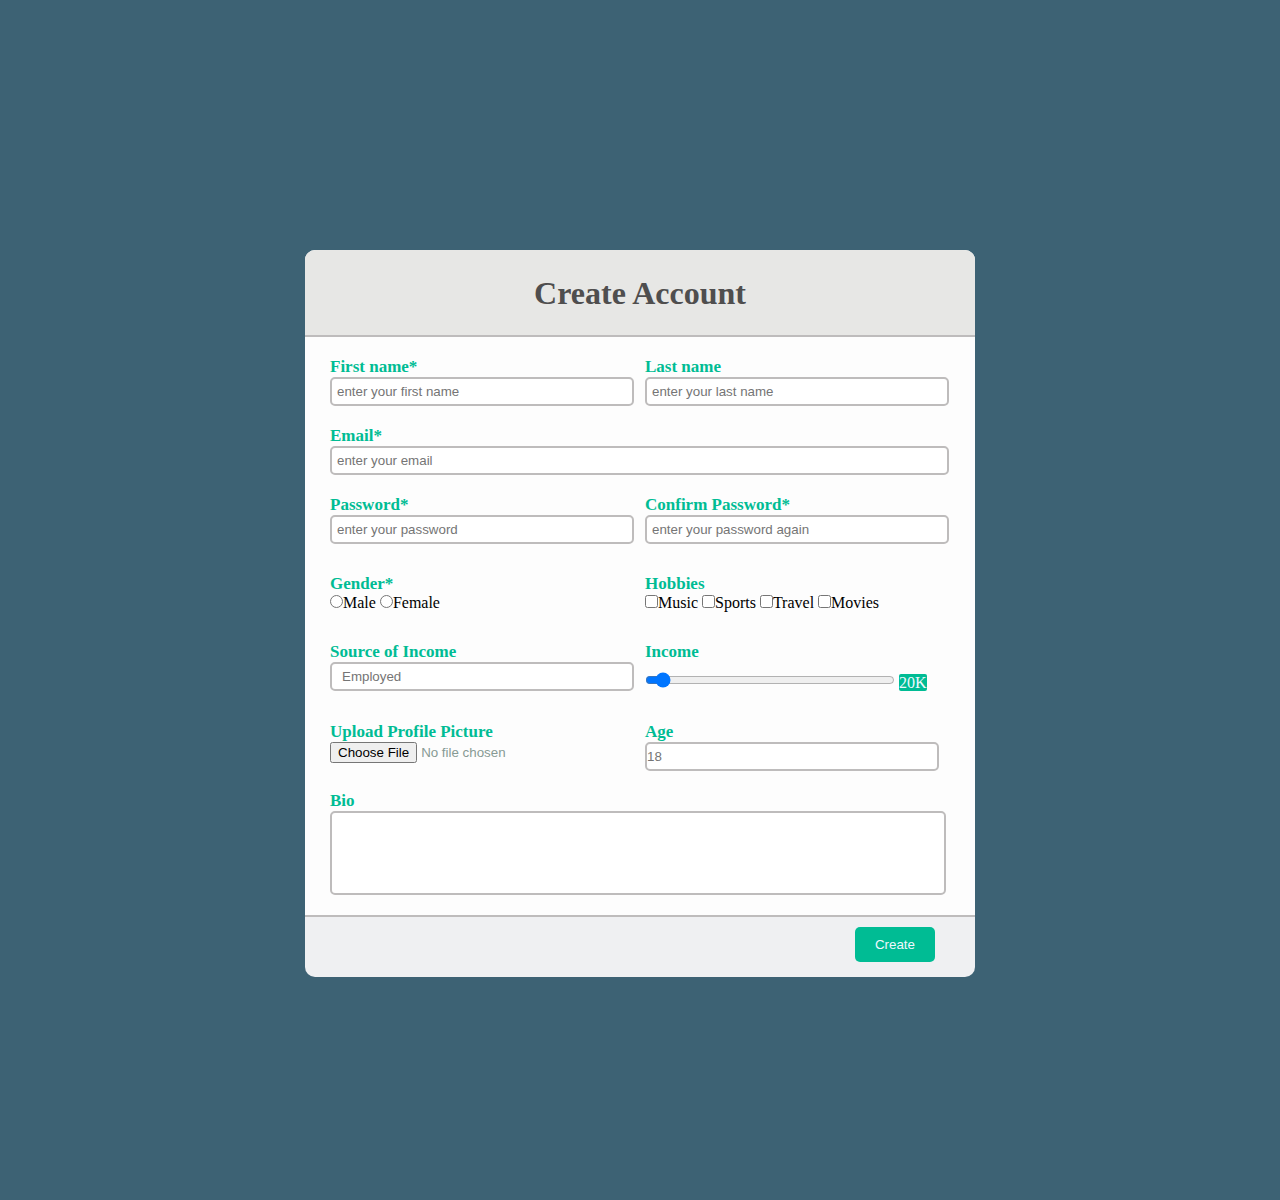
<file: task 1.3/index.html>
<!DOCTYPE html>
<html lang="en">
<head>
    <meta charset="UTF-8">
    <meta http-equiv="X-UA-Compatible" content="IE=edge">
    <meta name="viewport" content="width=device-width, initial-scale=1.0">
    <link href="./css/style.css" rel="stylesheet" type="text/css"/>
      <title>Task 3</title>
      
</head>
<body>
         
  <form class="form">

    <div class="form__title">
      <h1>Create Account</h1>
    </div>
                
      <div class="container">
        <div class="container-box">
          <div class="box">
            <label class="box__label"><h2>First name*</h2></label>
            <input class="box__input" placeholder="enter your first name">
         </div>

        <div class="box">
          <label class="box__label"><h2>Last name</h2></label>
          <input class="box__input" placeholder="enter your last name">
        </div>
      </div>

        <div class="box-long">
          <label class="box__email"><h2>Email*</h2></label>
          <input class="email__input"  placeholder="enter your email">
        </div>
         
      <div class="container-box"> 
        <div class="box">
          <label class="box__label"><h2>Password*</h2></label>
          <input class="box__input" type="password" placeholder="enter your password">
        </div>

        <div class="box">
          <label class="box__label"><h2>Confirm Password*</h2></label>
          <input class="box__input" type="password" placeholder="enter your password again">
        </div>
      </div>      
        
      <div class="container-box"> 
        <div class="box">
          <h2>Gender*</h2>
          <input type="radio" name="Gender"><label>Male</label>
          <input type="radio" name="Gender"><label>Female</label>
        </div>
        
        <div class="box">
          <h2>Hobbies</h2>
          <input type="checkbox" name="Hobbies"><label>Music</label>
          <input type="checkbox" name="Hobbies"><label>Sports</label>
          <input type="checkbox" name="Hobbies"><label>Travel</label>
          <input type="checkbox" name="Hobbies"><label>Movies</label>
        </div>
      </div> 
        
      <div class="container-box">
        <div class="box">
          <h2 class="income-source">Source of Income</h2>
          <input class="employed" type ="text" id="language" placeholder="Employed" name="language" list="languages">
          <datalist id="languages">
            <option value="Employed">Employed</option>
          </datalist>
        </div>

        <div class="box">
          <h2 class="income-source">Income</h2>
          <div class="container-range">
            <input type="range" id="range" min="0" max="450" step="10" value="20" class="range" oninput="this.nextElementSibling.value=this.value +'К'">
            <output class="result" name="result" for="">20K</output>
          </div>
        </div>
      </div>
      
      <div class="container-box">
        <div class="box">
          <label><h2>Upload Profile Picture</h2></label>
          <input type="file" name="file-age" value="">
        </div>
      
        <div class="box">
          <h2>Age</h2>
          <input type="text" class="input-age" name="Age" placeholder ="18">
        </div>
      </div> 
      
        <div class="box-long">
          <h2 class="bio-name">Bio</h2>
          <textarea cols="100" rows="70" maxlength="500"></textarea>
        </div>
      </div>
                    
        <div class="footer">
          <button type="reset" class="form__button">Create</button>
        </div>
  </form>

</body>
</html>
</file>
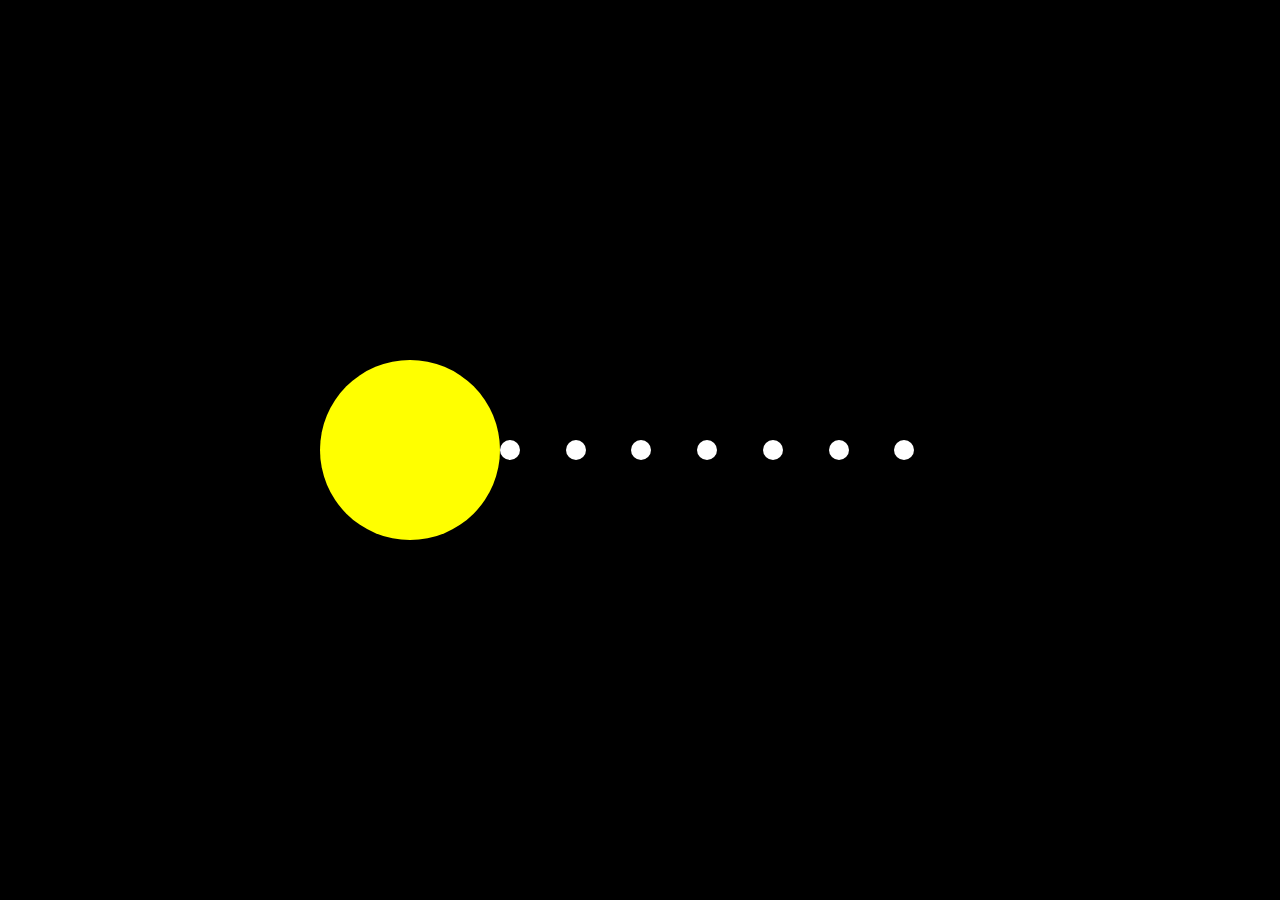
<file: task 1.4/index.html>
<!DOCTYPE html>
<html lang="en">
<head>
    <meta charset="UTF-8">
    <meta http-equiv="X-UA-Compatible" content="IE=edge">
    <meta name="viewport" content="width=device-width, initial-scale=1.0">
    <link href="../task 1.4/style.css" rel="stylesheet" type="text/css"/>
      <title>Task 4</title>
      
</head>
<body>
  <div class="container">
    <div class="half">
      <div class="half__top"></div>
        <div class="half__bottom"></div>
    </div>
                  
      <div class="circle__food"></div>
      <div class="circle__food"></div>
      <div class="circle__food"></div>
      <div class="circle__food"></div>
      <div class="circle__food"></div>
      <div class="circle__food"></div>
      <div class="circle__food"></div>
  </div> 
</body>
</html>
</file>
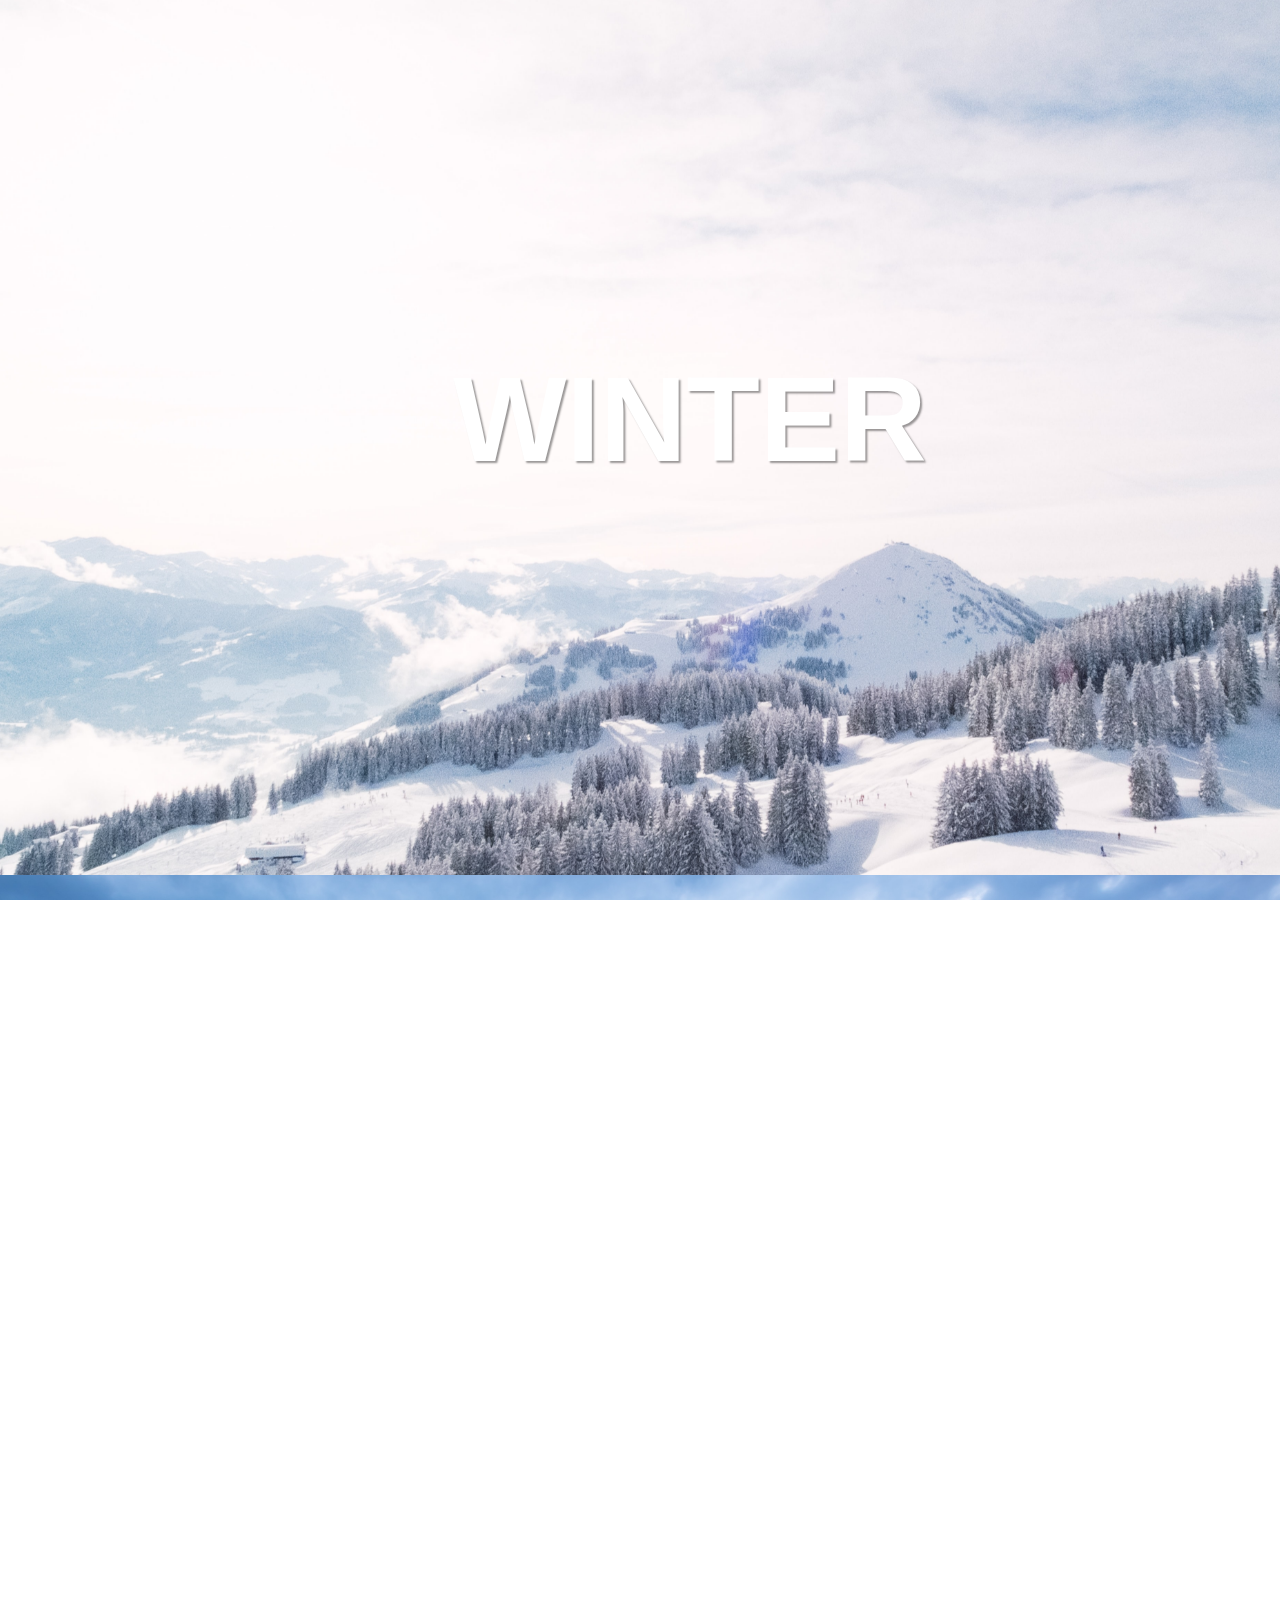
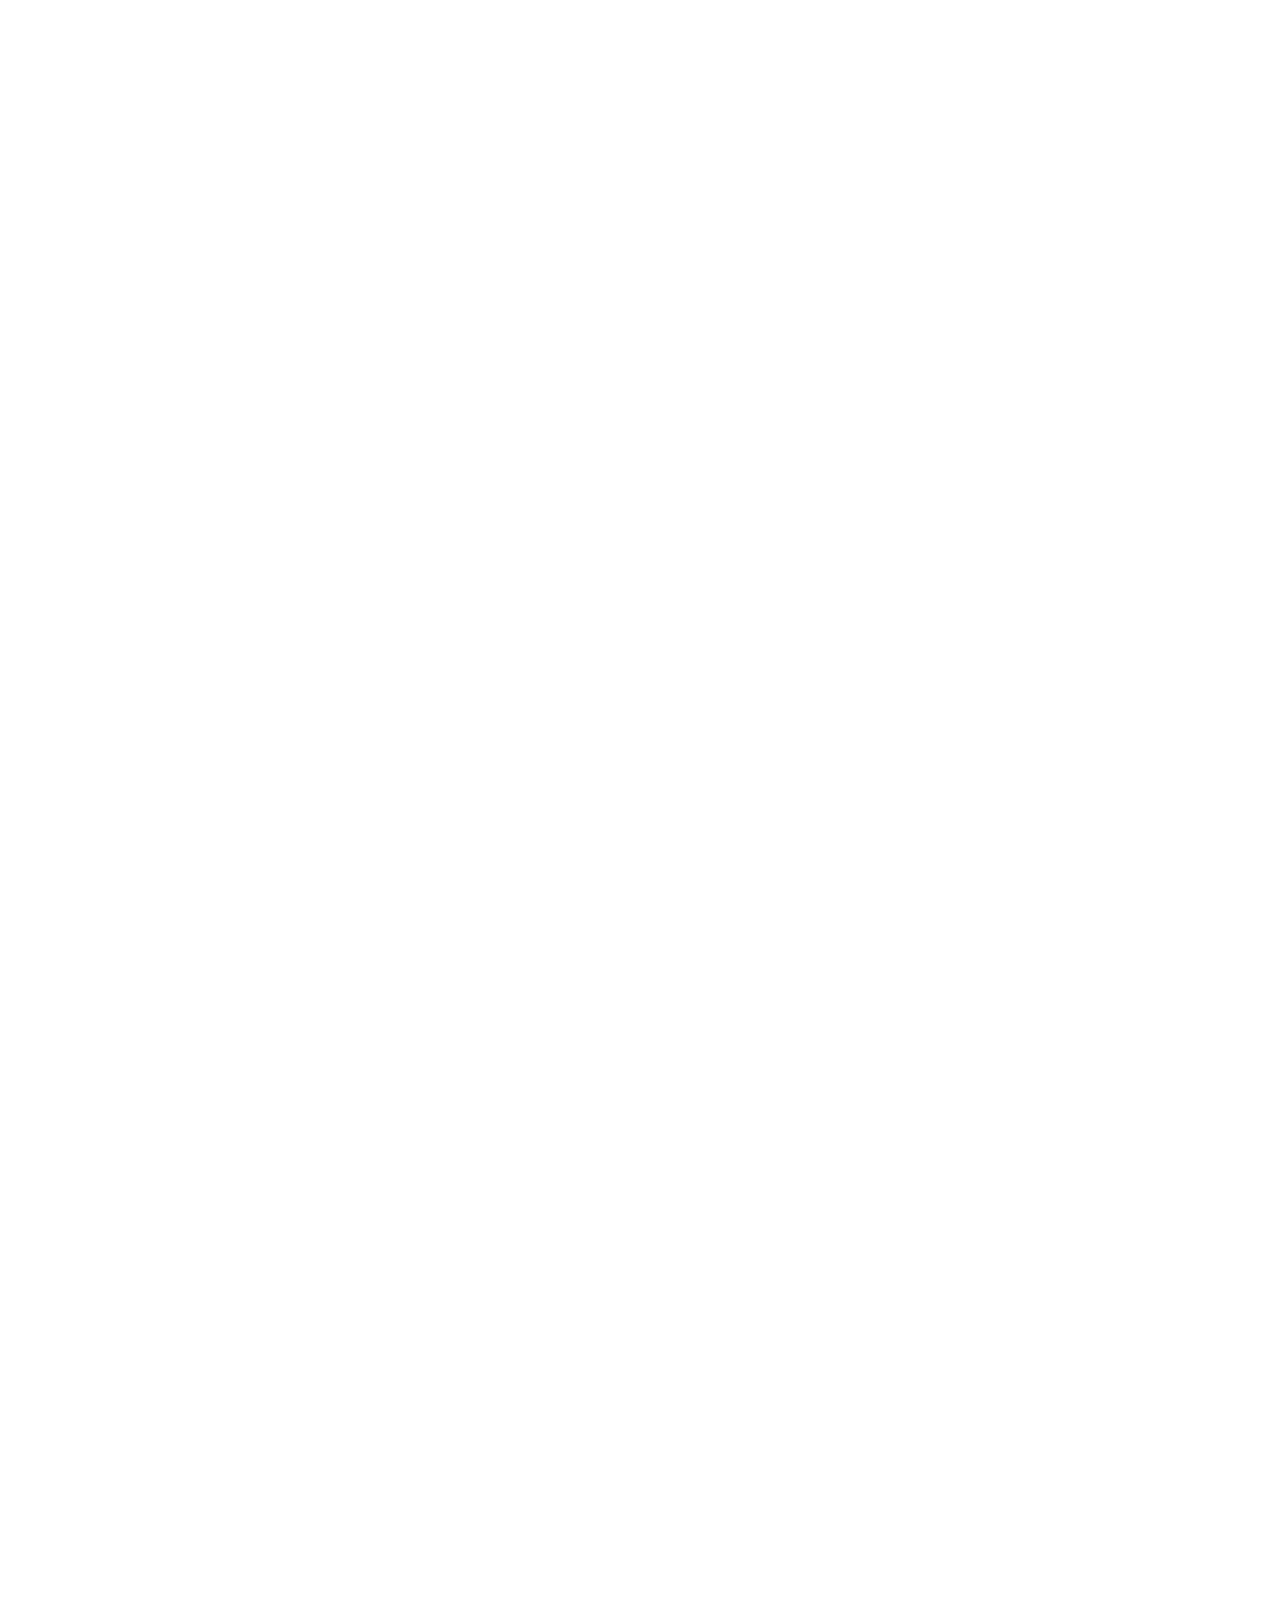
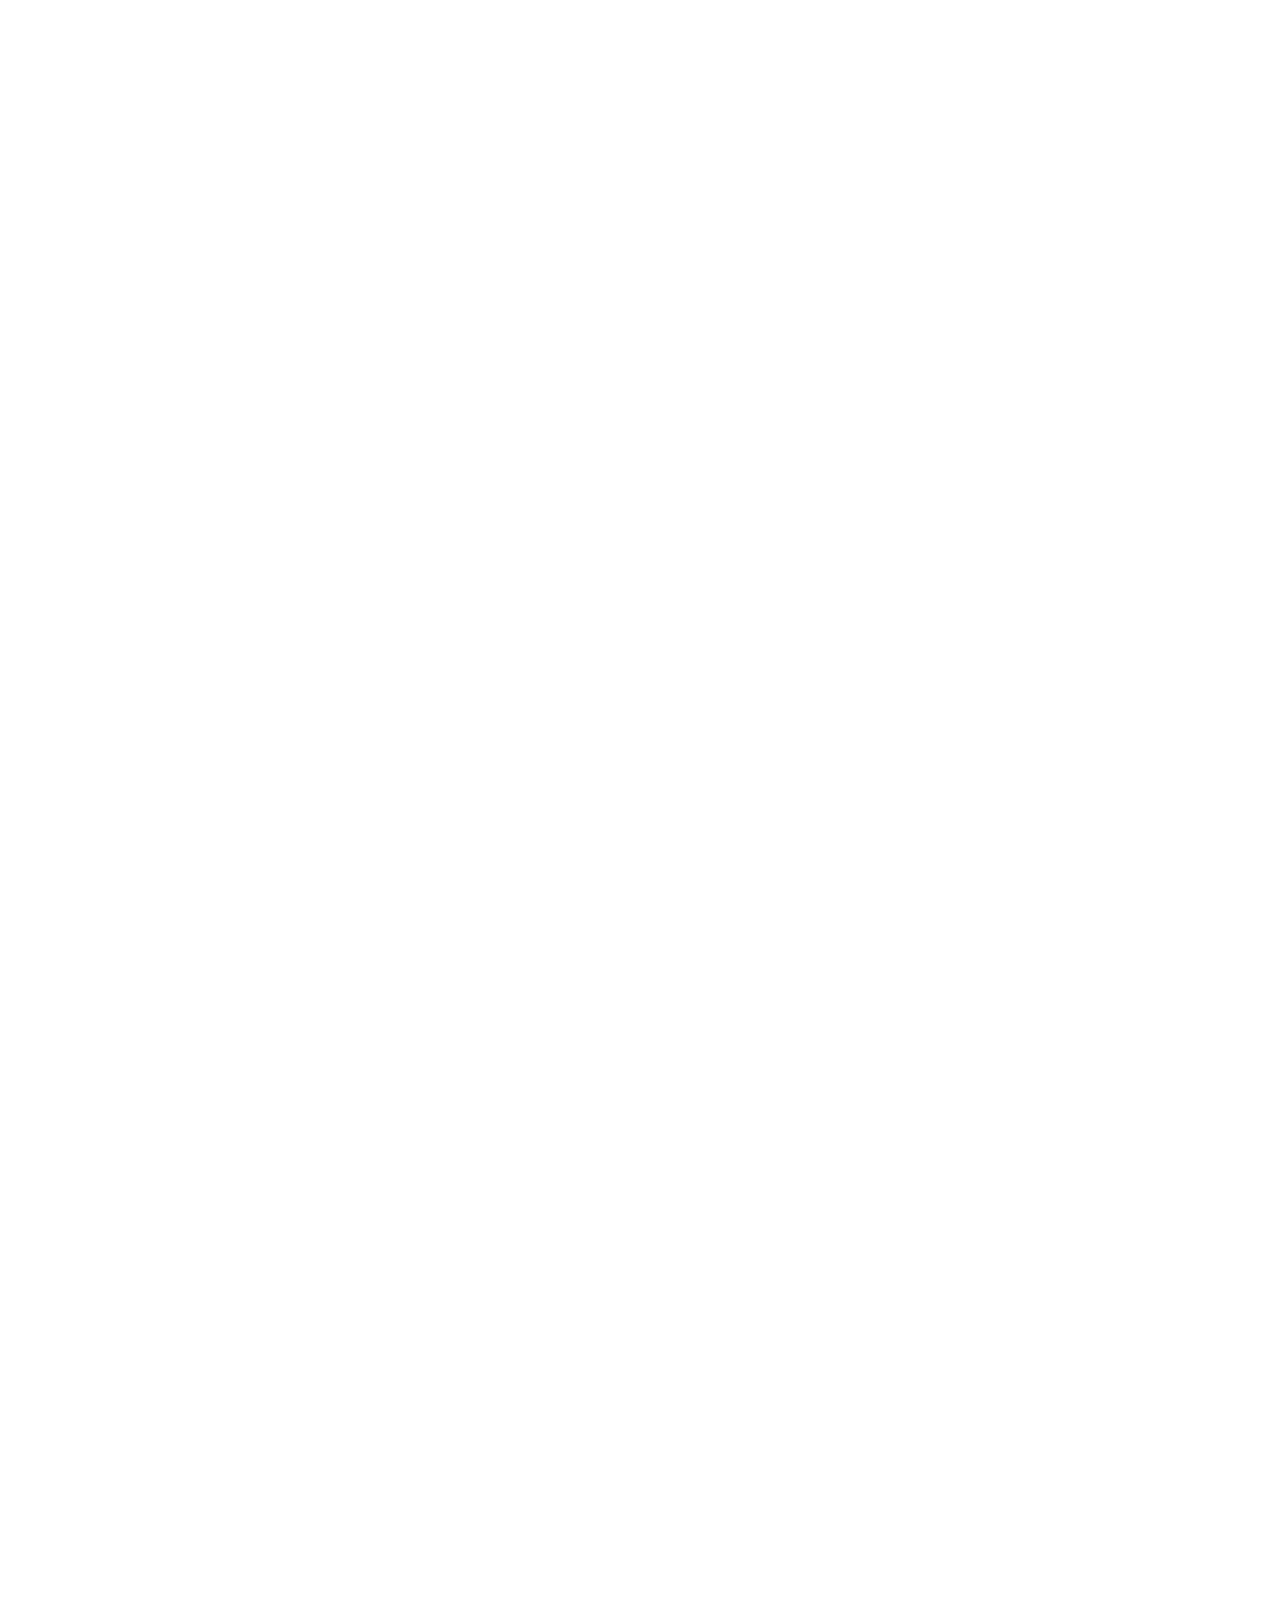
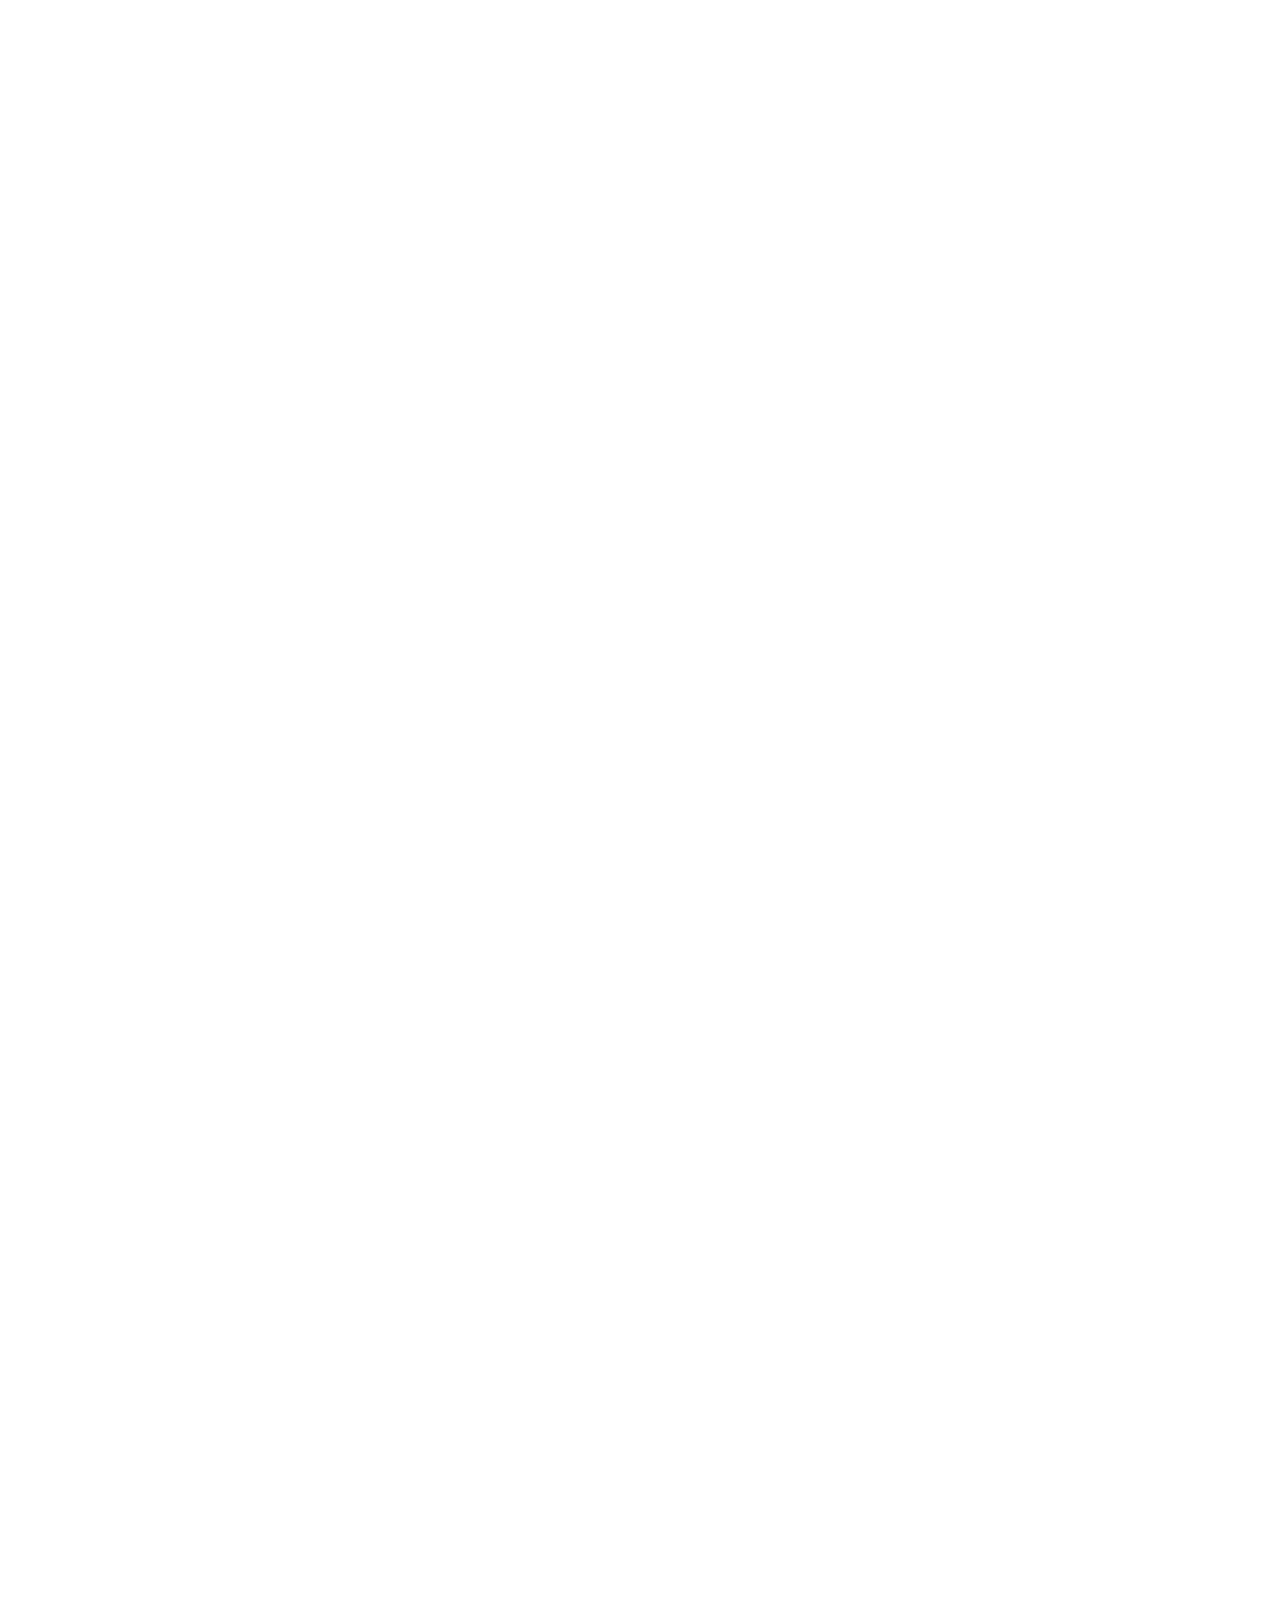
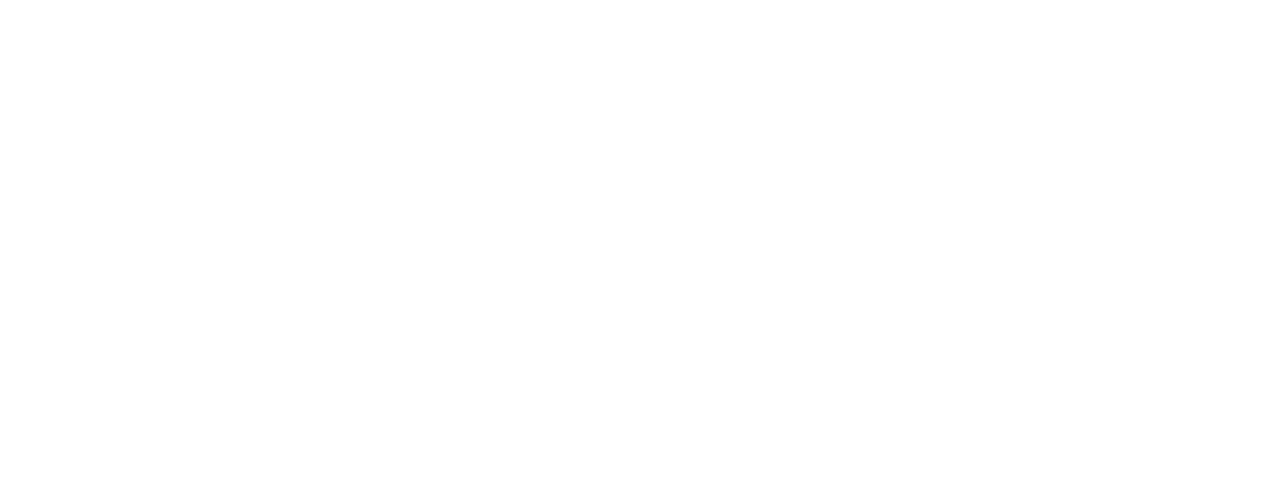
<file: task 1.5/index.html>
<!DOCTYPE html>
<html lang="en">
<head>
  <meta charset="UTF-8">
  <link href="style.css" rel="stylesheet" type="text/css"/>
  <title>Task 1.5 Parallax</title>
</head>
<body>
  <div class="wrapper">
    <div class="parallax_section">
      <div class="parallax_bg" style="background-image: url(./img/winter.jpg);"></div>
      <h2>Winter</h2>
    </div>
       <div class="parallax_section">
      <div class="parallax_bg" style="background-image: url(./img/sping.jpg);"></div>
      <h2>Spring</h2>
    </div>

    <div class="parallax_section">
      <div class="parallax_bg" style="background-image: url(./img/summer.jpg);"></div>
      <h2>Summer</h2>
    </div>

    <div class="parallax_section">
      <div class="parallax_bg" style="background-image: url(./img/autumn.jpg);"></div>
      <h2>Autumn</h2>
    </div>
  </div>
     
</body>
</html>
</file>
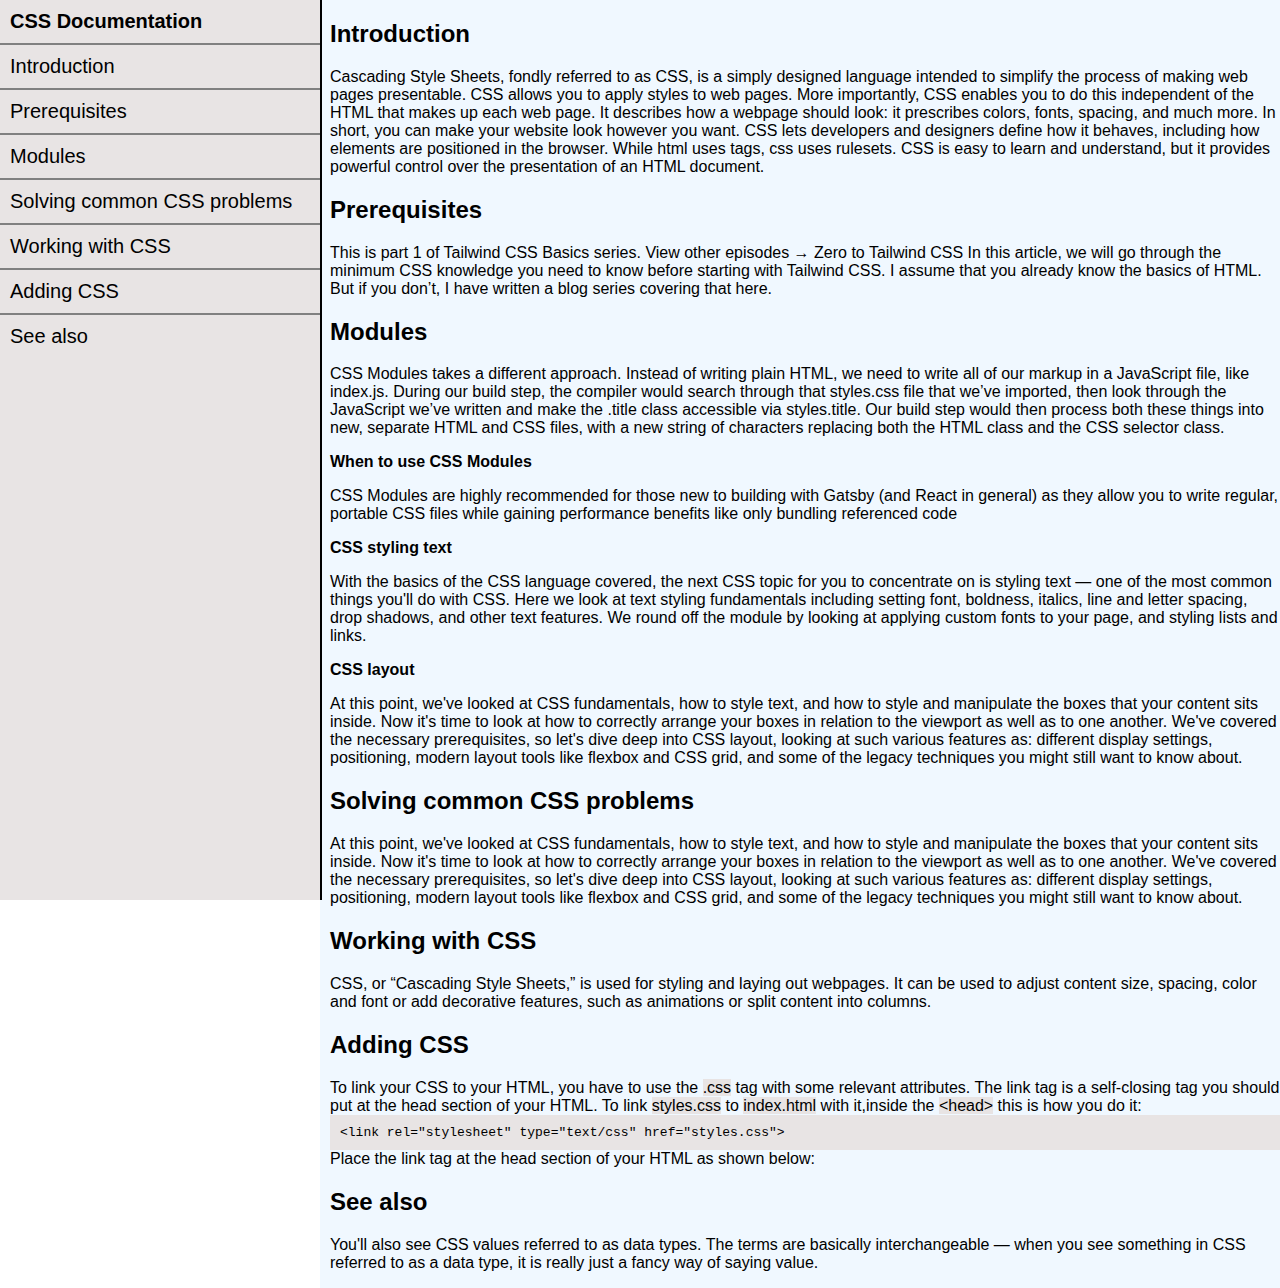
<file: task 1.6/index.html>
<!DOCTYPE html>
<html lang="en">
<head>
  <meta charset="UTF-8">
  <link href="style.css" rel="stylesheet" type="text/css"/>
  <title>Task 1.6 CSS</title>
</head>
<body>
  <div class="wrapper">
     
    <div class="sidebar">
      <ul>
       <li class="first-li"><span>CSS Documentation</span></li> 
       <li><a href="#Introduction">Introduction</a></li>
       <li><a href="#Prerequisites">Prerequisites</a></li>
       <li><a href="#Modules">Modules</a></li>
       <li><a href="#Solving">Solving common CSS problems</a></li>
       <li><a href="#Working">Working with CSS</a></li>
       <li><a href="#Adding CSS">Adding CSS</a></li>
       <li class="last-li"><a href="#See also">See also</a></li>
      </ul>
    </div>

    <div class="main-content">
      <div class="content__css">
        <h2 id="Introduction"><span>Introduction</span></h2>
        <p>
          
          
          Cascading Style Sheets, fondly referred to as CSS, is a simply designed language intended to simplify the process of making web pages presentable. CSS allows you to apply styles to web pages. More importantly, CSS enables you to do this independent of the HTML that makes up each web page. It describes how a webpage should look: it prescribes colors, fonts, spacing, and much more. In short, you can make your website look however you want. CSS lets developers and designers define how it behaves, including how elements are positioned in the browser.
          
          While html uses tags, css uses rulesets. CSS is easy to learn and understand, but it provides powerful control over the presentation of an HTML document.</p>

          <h2 id="Prerequisites"><span>Prerequisites</span></h2>  
          <p>This is part 1 of Tailwind CSS Basics series.

            View other episodes →
            Zero to Tailwind CSS
            
            In this article, we will go through the minimum CSS knowledge you need to know before starting with Tailwind CSS. I assume that you already know the basics of HTML. But if you don’t, I have written a blog series covering that here.</p>

          <h2 id="Modules"><span>Modules</span></h2>
          <p>CSS Modules takes a different approach. Instead of writing plain HTML, we need to write all of our markup in a JavaScript file, like index.js.
            During our build step, the compiler would search through that styles.css file that we’ve imported, then look through the JavaScript we’ve written and make the .title class accessible via styles.title. Our build step would then process both these things into new, separate HTML and CSS files, with a new string of characters replacing both the HTML class and the CSS selector class.
          </p>
          <h3><span>When to use CSS Modules</span></h3>
          <p>CSS Modules are highly recommended for those new to building with Gatsby (and React in general) as they allow you to write regular, portable CSS files while gaining performance benefits like only bundling referenced code</p>
          <h3><span>CSS styling text</span></h3>
          <p>With the basics of the CSS language covered, the next CSS topic for you to concentrate on is styling text — one of the most common things you'll do with CSS. Here we look at text styling fundamentals including setting font, boldness, italics, line and letter spacing, drop shadows, and other text features. We round off the module by looking at applying custom fonts to your page, and styling lists and links.</p>
          <h3><span>CSS layout</span></h3>
          <p>At this point, we've looked at CSS fundamentals, how to style text, and how to style and manipulate the boxes that your content sits inside. Now it's time to look at how to correctly arrange your boxes in relation to the viewport as well as to one another. We've covered the necessary prerequisites, so let's dive deep into CSS layout, looking at such various features as: different display settings, positioning, modern layout tools like flexbox and CSS grid, and some of the legacy techniques you might still want to know about.</p>

          <h2 id="Solving"><span>Solving common CSS problems</span></h2>
          <p>At this point, we've looked at CSS fundamentals, how to style text, and how to style and manipulate the boxes that your content sits inside. Now it's time to look at how to correctly arrange your boxes in relation to the viewport as well as to one another. We've covered the necessary prerequisites, so let's dive deep into CSS layout, looking at such various features as: different display settings, positioning, modern layout tools like flexbox and CSS grid, and some of the legacy techniques you might still want to know about.</p>  

          <h2 id="Working"><span>Working with CSS</span></h2>
          <p>CSS, or “Cascading Style Sheets,” is used for styling and laying out webpages. It can be used to adjust content size, spacing, color and font or add decorative features, such as animations or split content into columns.</p>

          <h2 id="Adding CSS"><span>Adding CSS</span></h2>
          <p>To link your CSS to your HTML, you have to use the <span class="css">.css</span> tag with some relevant attributes.

            The link tag is a self-closing tag you should put at the head section of your HTML.
            
            To link  <span class="css">styles.css</span> to <span class="css">index.html</span> with it,inside the <span class="head">&lt;head&gt;</span> this is how you do it:
            
            <code class="link">&lt;link rel="stylesheet" type="text/css" href="styles.css"&gt;</code>  
            Place the link tag at the head section of your HTML as shown below:</p>

          <h2 id="See also"><span>See also</span></h2> 
          <p>You'll also see CSS values referred to as data types. The terms are basically interchangeable — when you see something in CSS referred to as a data type, it is really just a fancy way of saying value.</p>

        </div>
    </div>
  </div>
     
</body>
</html>
</file>
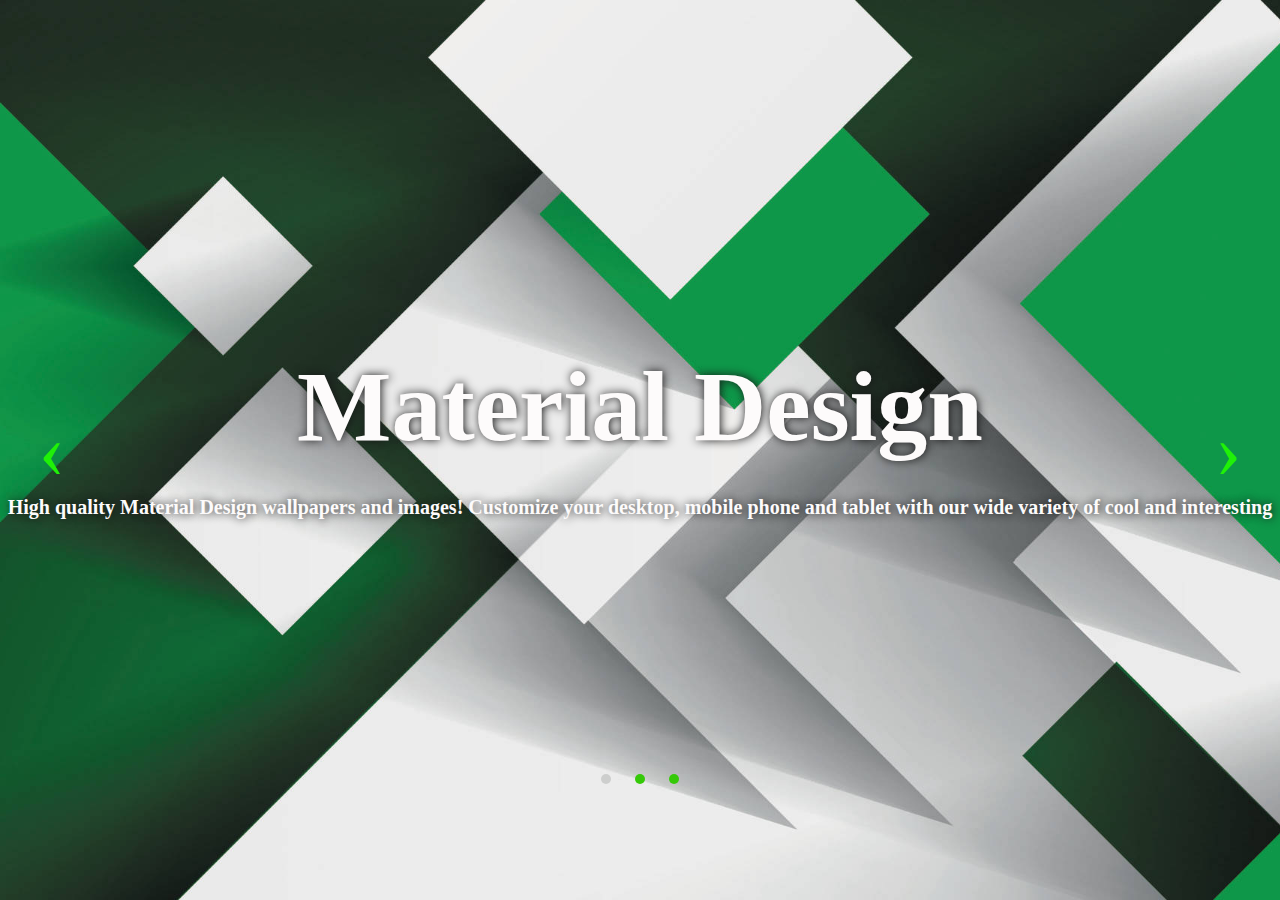
<file: task 1.7/index.html>
<!DOCTYPE html>
<html lang="en">
<head>
  <meta charset="UTF-8">
  <link href="style.css" rel="stylesheet" type="text/css"/>
  <title>Task 1.7 CSS</title>
</head>
<body>
    <div id="slider">
        <input type="radio" name="slider" id="slide1" checked>
        <input type="radio" name="slider" id="slide2">
        <input type="radio" name="slider" id="slide3">
        
        <div id="slides">
           <div id="overflow">
              <div class="inner">
                 <div class="slide slide_1">
                    <div class="slide-content">
                       <h2>Material Design</h2>
                       <p>High quality Material Design wallpapers and images! Customize your desktop, mobile phone and tablet with our wide variety of cool and interesting</p>
                    </div>
                 </div>
                 <div class="slide slide_2">
                    <div class="slide-content">
                       <h2>Material Design</h2>
                       <p>A Wonderful Material Design Wallpaper Featuring White And Green Squares Set Over A Green Background2</p>
                    </div>
                 </div>
                 <div class="slide slide_3">
                    <div class="slide-content">
                       <h2>Material Design</h2>
                       <p>An Amazing Material Design Wallpaper With Abstract Green Rectangular Shapes Overlapping One Another</p>
                    </div>
                 </div>
              </div>
           </div>
        </div>
        <div id="controls">
           <label for="slide1"></label>
           <label for="slide2"></label>
           <label for="slide3"></label>
        </div>

        <div id="bullets">
           <label for="slide1"></label>
           <label for="slide2"></label>
           <label for="slide3"></label>
        </div>

        <label for="slide3" class="carousel-control prev control-1">‹</label>
        <label for="slide2" class="carousel-control next control-1">›</label>
        <label for="slide1" class="carousel-control prev control-2">‹</label>
        <label for="slide3" class="carousel-control next control-2">›</label>
        <label for="slide2" class="carousel-control prev control-3">‹</label>
        <label for="slide1" class="carousel-control next control-3">›</label>

    </div>
</body>
</html>
</file>
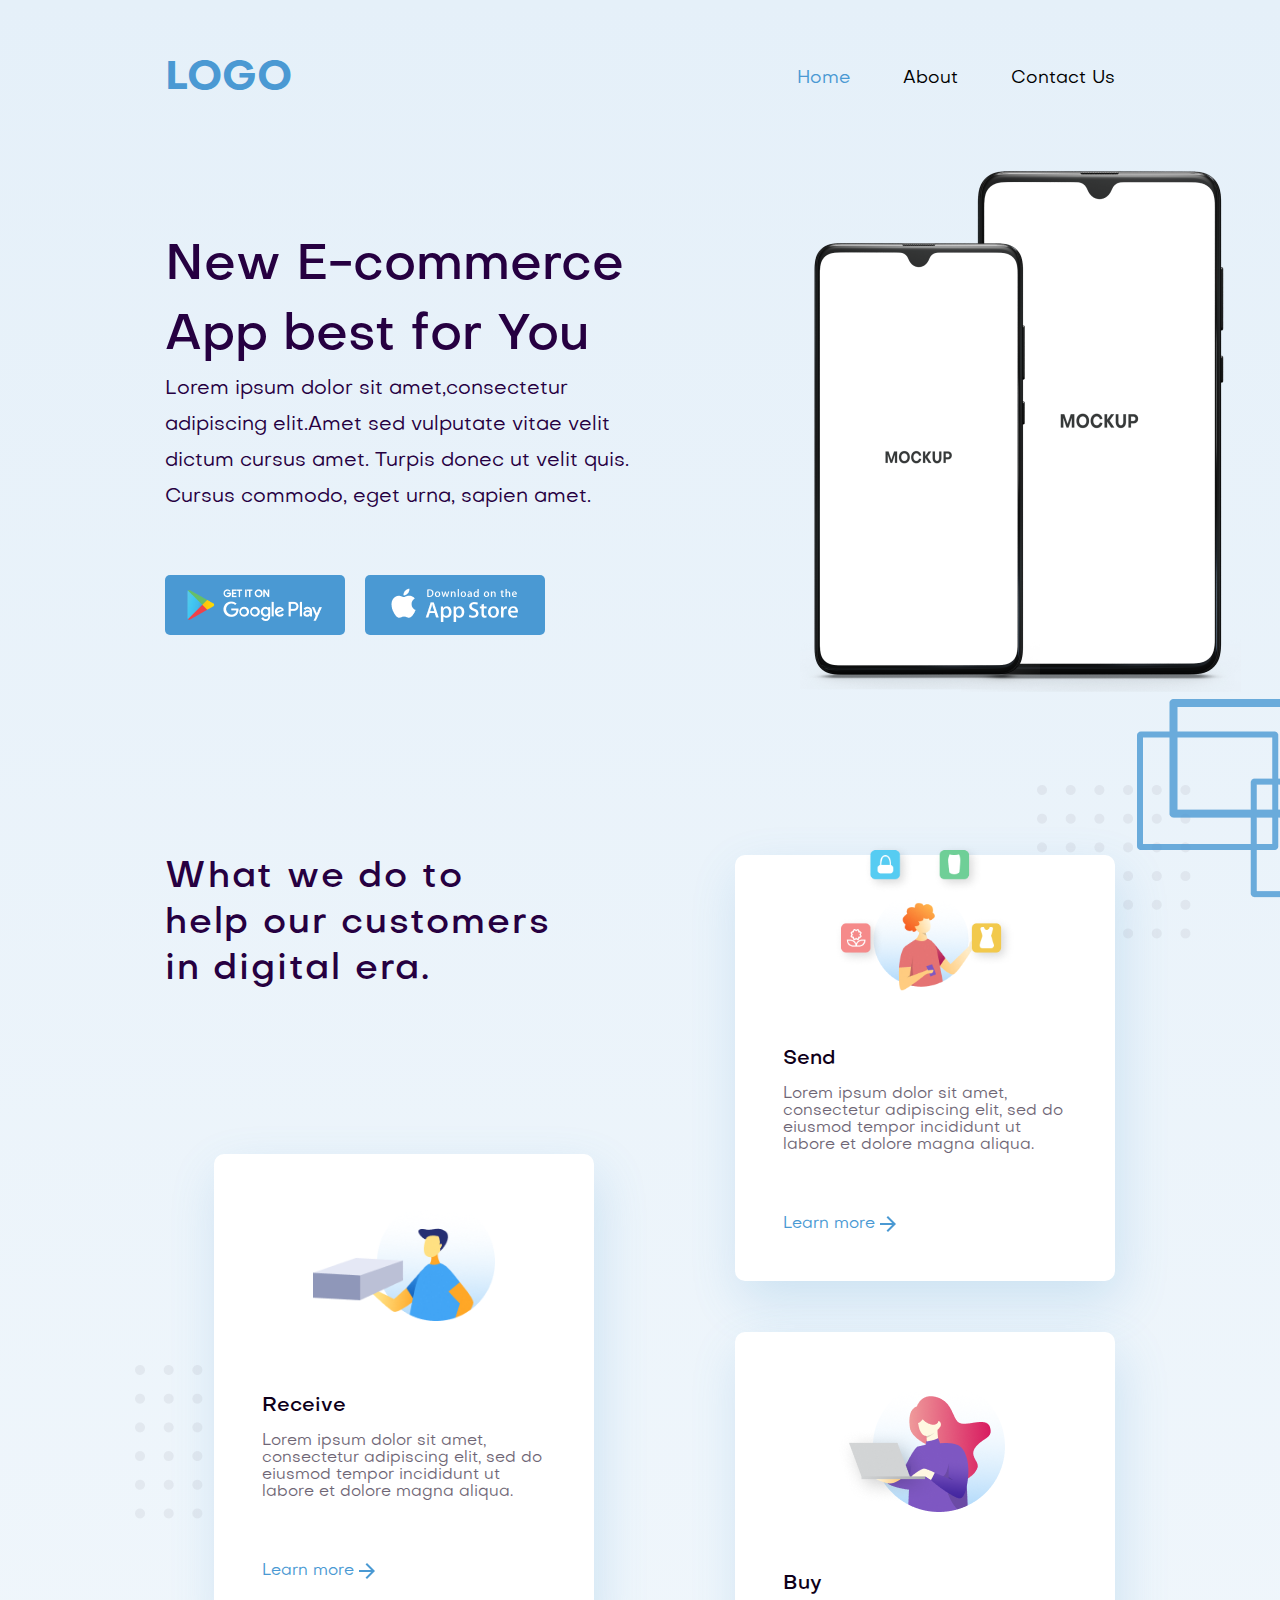
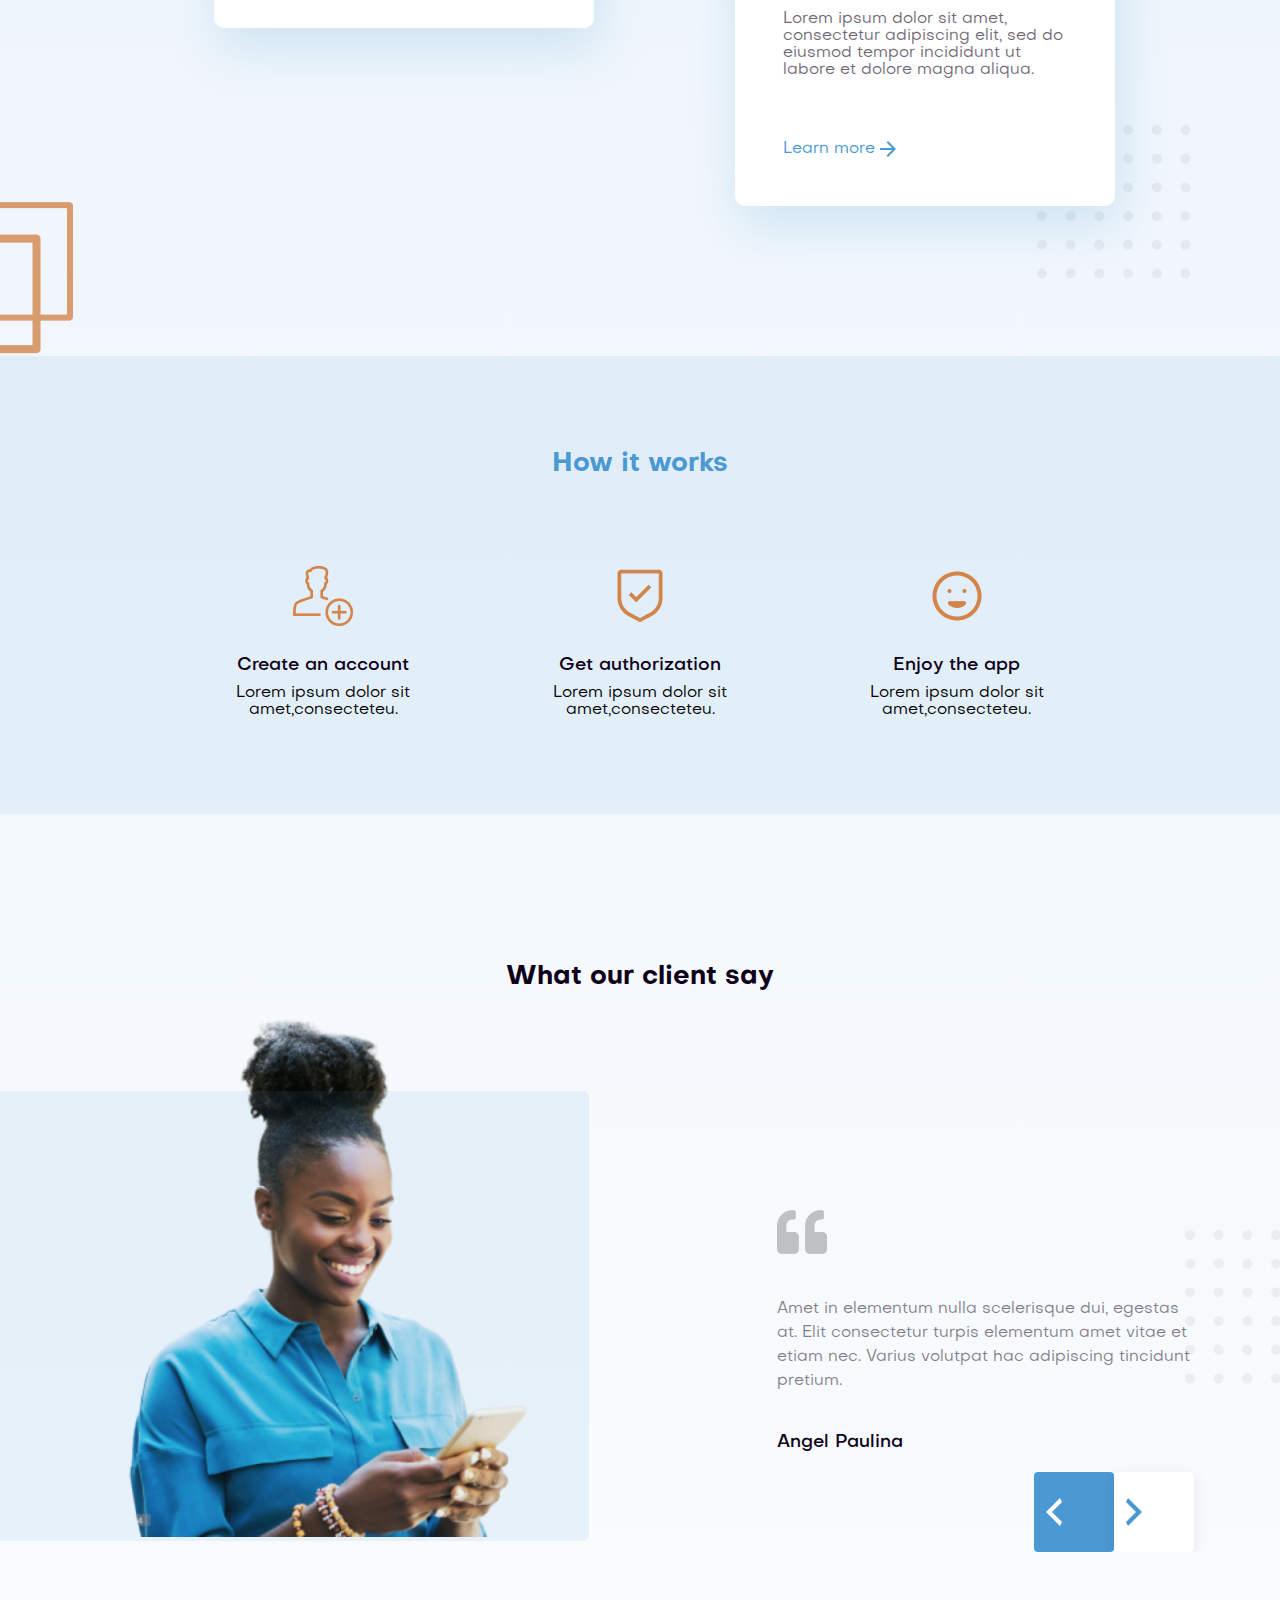
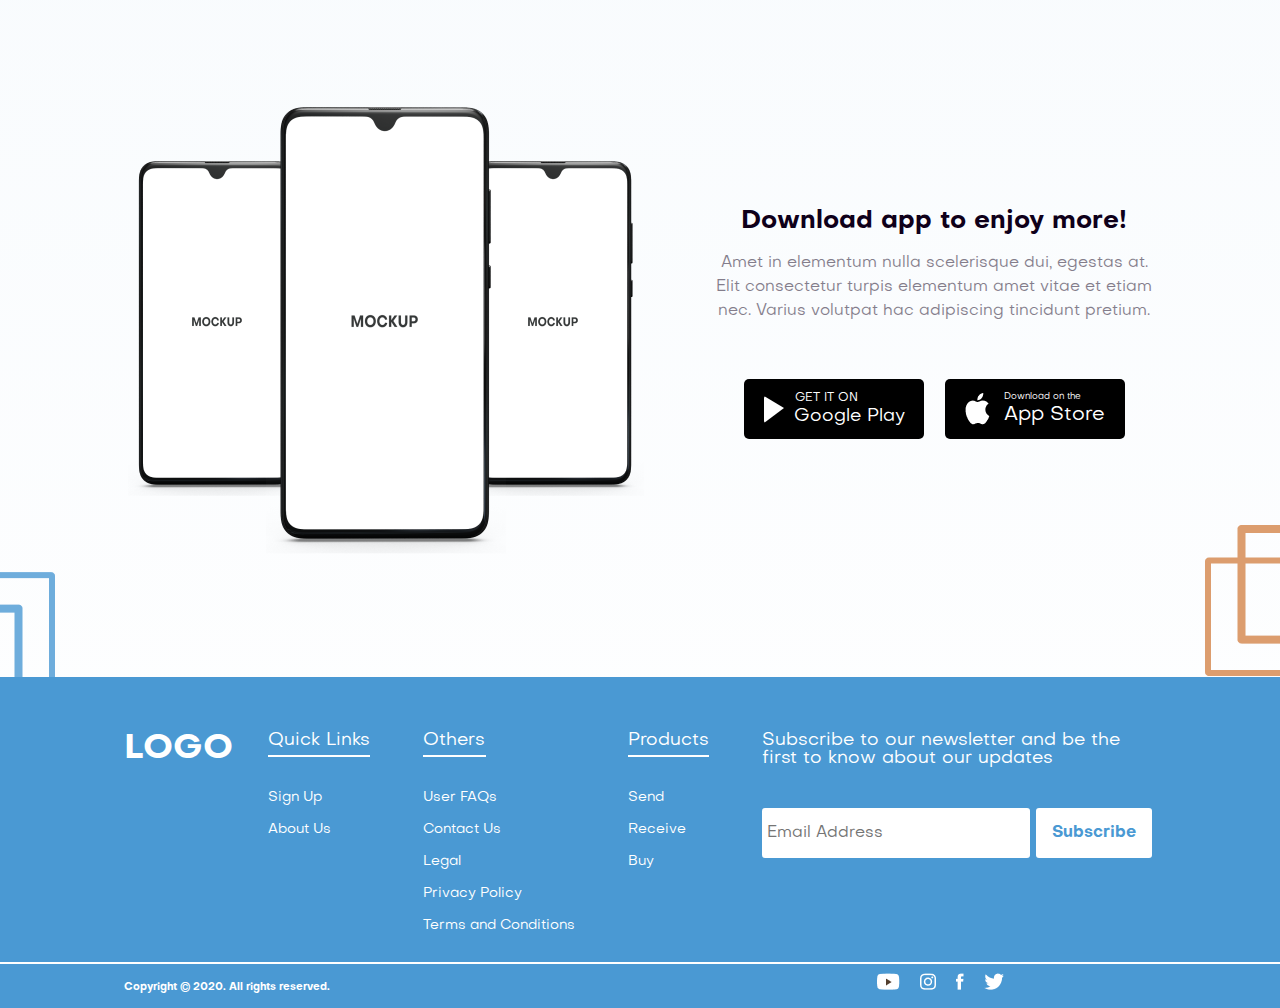
<file: task 1.8/index.html>
<!DOCTYPE html>
<html lang="en">
<head>
  <meta charset="UTF-8">
  <meta name="viewport" content="width=device-width">
  <link href="./css/style.css" rel="stylesheet" type="text/css"/>
</head>
<body>
  <div class="wrapper">
    <div class="container"> 
      <header class="header">
        <div class="logo">
          <a href="#!" class="logo">LOGO</a>
        </div>
        <!--Header nav-->
        <div class="header__nav">
          <ul class="nav-list">
            <li class="nav__item"><a href="#!" class="nav__active">Home</a></li>
            <li class="nav__item"><a href="#!" class="nav__link"><h3 class="color">About</h3></a></li>
            <li class="nav__item"><a href="#!" class="nav__link"><h3 class="color">Contact Us</h3></a></li>
          </ul>
        </div>
      </header>
    </div>
          <!--Header content-->
    <section class="section">
      <div class="section__content">
        <div class="container">
          <div class="section__body">
            <h1 class="section__title">New E-commerce App best for You</h1>
            <div class="section__text">Lorem ipsum dolor sit amet,consectetur adipiscing elit.Amet sed vulputate vitae velit dictum cursus amet. Turpis donec ut velit quis. Cursus commodo, eget urna, sapien amet. </div>
            <div class="btn-content">
              <a href="#!"><button class="btn-content__google"><img src="./img/asset 1 1.png" alt="Кнопка «button»"></button></a>
              <a href="#!"><button class="btn-content__app"><img src="./img/asset 2 1.png" alt="Кнопка «button»"></button></a>
            </div>
          </div>
        </div>
      </div>

      <div class="section__img">
        <img class="banner__img" src="./img/Mockup.png" alt="">
      </div>  
    </section>
          <!--What we do-->
    <section class="services">
      
      <div class="container">
        <div class="cards">
          <img class="bacground rang" src="./img/2.1.png" alt="">
          <img class="bacground group-one" src="./img/Group 72.png" alt="">
          <img class="bacground group-two" src="./img/Group 72.png" alt="">
          <img class="bacground group-three" src="./img/Group 72.png" alt="">
          <img class="bacground rant" src="./img/rant.png" alt="">
          <img class="bacground group-four" src="./img/Group 72.png" alt="">
          <img class="bacground blue" src="./img/blue.png" alt="">
          <img class="bacground brown" src="./img/brown.png" alt="">
          
          <div class="content">
            <h1 class="content__title">What we do to help our customers in digital era.</h1>
            <div class="card receive">
              <div class="card__img"><img src="./img/1.png" alt="receive"></div>
              <div class="card__container"> 
                <div class="card__title">Receive</div>
                <div class="card__desc">Lorem ipsum dolor sit amet, consectetur adipiscing elit, sed do eiusmod tempor incididunt ut labore et dolore magna aliqua. </div>
                <div class="card__link"><a href="#!">Learn more <img src="./img/Vector.png" alt=""></a> </div>
              </div> 
            </div>
          </div>

          <div class="content">
            <div class="card send">
              <div class="card__img"><img src="./img/3.png" alt="send"></div>
              <div class="card__container">
                <div class="card__title"><h1>Send</h1></div>
                <div class="card__desc">Lorem ipsum dolor sit amet, consectetur adipiscing elit, sed do eiusmod tempor incididunt ut labore et dolore magna aliqua.</div>
                <div class="card__link"><a href="#!">Learn more <img src="./img/Vector.png" alt=""></a> </div>
              </div>
            </div>

            <div class="card buy">
              <div class="card__img"><img src="./img/buy.png" alt="buy"></div>
              <div class="card__container"> 
                <div class="card__title"><h1>Buy</h1></div>
                <div class="card__desc">Lorem ipsum dolor sit amet, consectetur adipiscing elit, sed do eiusmod tempor incididunt ut labore et dolore magna aliqua.</div>
                <div class="card__link"><a href="#!">Learn more <img src="./img/Vector.png" alt=""></a> </div>
              </div> 
            </div>
          </div>
        </div>
          </div>
    </section>
          <!--How it works-->
    <section class="works">
      <div class="container">
        <div class="container__title">How it works</div>
        <div class="icons">
          <div class="icon">
            <div class="icon__img"><img src="./img/man1.png" alt=""></div>
            <div class="icon__title">Create an account</div>
            <div class="icon__desc">Lorem ipsum dolor sit amet,consecteteu.</div>
          </div>
          <div class="icon">
            <div class="icon__img"><img src="./img/carbon_security.png" alt=""></div>
            <div class="icon__title">Get authorization</div>
            <div class="icon__desc">Lorem ipsum dolor sit amet,consecteteu.</div>
          </div>
          <div class="icon">
            <div class="icon__img"><img src="./img/happy.png" alt=""></div>
            <div class="icon__title">Enjoy the app</div>
            <div class="icon__desc">Lorem ipsum dolor sit amet,consecteteu.</div>
          </div>
        </div>
      </div>
    </section> 
          <!--reviews-->
    <section class="reviews">
      <div class="reviews__title">What our client say</div>
      
      <!--carusel-->
      <div class="carusel">
        <input type="radio" name="review" id="one-review" checked>
        <input type="radio" name="review" id="second-review">
        <input type="radio" name="review" id="third-review">
      
        <div class="review review-one">
          <div class="reviews__bacground"></div>
          <div class="reviews__img">
            <img src="./img/image 1 (1).png" alt="">
          </div>
          <div class="reviews__descr">
            <div class="descr__img">
              <img src="./img/range.png" alt="">
            </div>
            <div class="descr__client">Amet in elementum nulla scelerisque dui, egestas at. Elit consectetur turpis elementum amet vitae et etiam nec. Varius volutpat hac adipiscing tincidunt pretium.</div>
            <div class="descr__subtitle">Angel Paulina</div>
            <div class="switch">
              <label for="third-review" class="button__left">
                <img class="left" src="./img/left.png" alt="">
              </label>
              <label for="second-review" class="button__right">
                <img class="right" src="./img/right.png" alt="">
              </label>
              </div>
          </div>
        </div>

        <div class="review">
          
          <div class="reviews__img">
            <img src="./img/image 1 (1).png" alt="">
          </div>
          <div class="reviews__descr">
            <div class="descr__img">
              <img src="./img/range.png" alt="">
            </div>
            <div class="descr__client">Amet in elementum nulla scelerisque dui, egestas at. Elit consectetur turpis elementum amet vitae et etiam nec. Varius volutpat hac adipiscing tincidunt pretium.</div>
            <div class="descr__subtitle">Angel Paulina</div>
            <div class="switch">
              <label for="one-review" class="button__left">
                <img class="left" src="./img/left.png" alt="">
              </label>
              <label for="third-review" class="button__right">
                <img class="right" src="./img/right.png" alt="">
              </label>
              </div>
          </div>
        </div>

        <div class="review">
          
          <div class="reviews__img">
            <img src="./img/image 1 (1).png" alt="">
          </div>
          <div class="reviews__descr">
            <div class="descr__img">
              <img src="./img/range.png" alt="">
            </div>
            <div class="descr__client">Ameti in elementum nulla scelerisque dui, egestas at. Elit consectetur turpis elementum amet vitae et etiam nec. Varius volutpat hac adipiscing tincidunt pretium.</div>
            <div class="descr__subtitle">Angel Paulina</div>
            <div class="switch">
              <label for="second-review" class="button__left">
                <img class="left" src="./img/left.png" alt="">
              </label>
              <label for="one-review" class="button__right">
                <img class="right" src="./img/right.png" alt="">
              </label>
            </div>
          </div>
        </div>
      </div>
    </section>
        <!--download-->
    <section class="download">
      <div class="container__download">
        <div class="download__img">
          <img class="phones" src="./img/Mockup2.png" alt="">
        </div>
        <div class="download__stock">
          <div class="stock__title">Download app to enjoy more!</div>
          <p class="stock__deskr">
            Amet in elementum nulla scelerisque dui, egestas at. Elit consectetur turpis elementum amet vitae et etiam nec. Varius volutpat hac adipiscing tincidunt pretium.
          </p>
          <div class="btn__stock">
            <a href="#!">
              <button class="btn__google">
                <span class="triangle"></span>
                <div class="google__item">
                  <span class="app">GET IT ON</span>
                <span class="google">Google Play</span>
                </div>
              </button>
            </a>

            <a href="#!">
              <button class="btn__google">
                <div class="apple"><img src="./img/apple.png" alt=""></div>
                <div class="google__item">
                  <span class="apple__desk">Download on the</span>
                  <span class="apple__logo">App Store</span>
                </div>
              </button>
            </a>
          </div>
        </div>
      </div>
    </section>
    <footer class="footer">
      <div class="container__footer">
        <div class="footer__logo">
          <a href="#!" class="logo">LOGO</a>
        </div>
          <!--Footer nav-->
          <div class="footer__nav">
            <ul class="nav-footer">
              <li class="nav__item">
                <a href="#!" class="nav__title">Quick Links</a>
                <a href="#!" class="nav__links">Sign Up</a>
                <a href="#!" class="nav__about">About Us</a>
              </li>

              <li class="nav__item">
                <a href="#!" class="nav__others">Others</a>
                <a href="#!" class="nav__links">User FAQs</a>
                <a href="#!" class="nav__about">Contact Us</a>
                <a href="#!" class="nav__about">Legal</a>
                <a href="#!" class="nav__about">Privacy Policy</a>
                <a href="#!" class="nav__about">Terms and Conditions</a>
              </li>

              <li class="nav__item">
                <a href="#!" class="nav__title">Products</a>
                <a href="#!" class="nav__links">Send</a>
                <a href="#!" class="nav__about">Receive</a>
                <a href="#!" class="nav__about">Buy</a>
              </li>

              <li class="nav__item inputs">
                <a href="#!" class="nav__subscribe">Subscribe to our newsletter and be the first to know about our updates</a>
                <div class="container__input">
                  <form>
                    <input class="email" type="email" placeholder="Email Address">
                    <button class="btn__subscribe">
                      <h2>Subscribe</h2>
                    </button>
                  </form>
                </div>
              </li>
            </ul>
          </div>    
      </div>
      <div class="footer__end">
        <div class="footer__copyright">
          <a href="#!" class="copyright">Copyright © 2020. All rights reserved.</a>
        </div>
        <!--end nav-->
        <div class="footer__nav inet">
          <ul class="nav item">
            <li class="nav__item">
              <a href="#!" class="nav__links">
                <img src="./img/Youtube.png" alt="">
              </a>
            </li>
            <li class="nav__item">
              <a href="#!" class="nav__links">
                <img src="./img/Instagram.png" alt="">
              </a>
            </li>
            <li class="nav__item">
              <a href="#!" class="nav__links">
                <img src="./img/Facebook.png" alt="">
              </a>
            </li>
            <li class="nav__item">
              <a href="#!" class="nav__links">
                <img src="./img/Twitter.png" alt="">
              </a>
            </li>
          </ul>
        </div>
      </div>
    </footer>
  </div>  
</body>
</html>
</file>
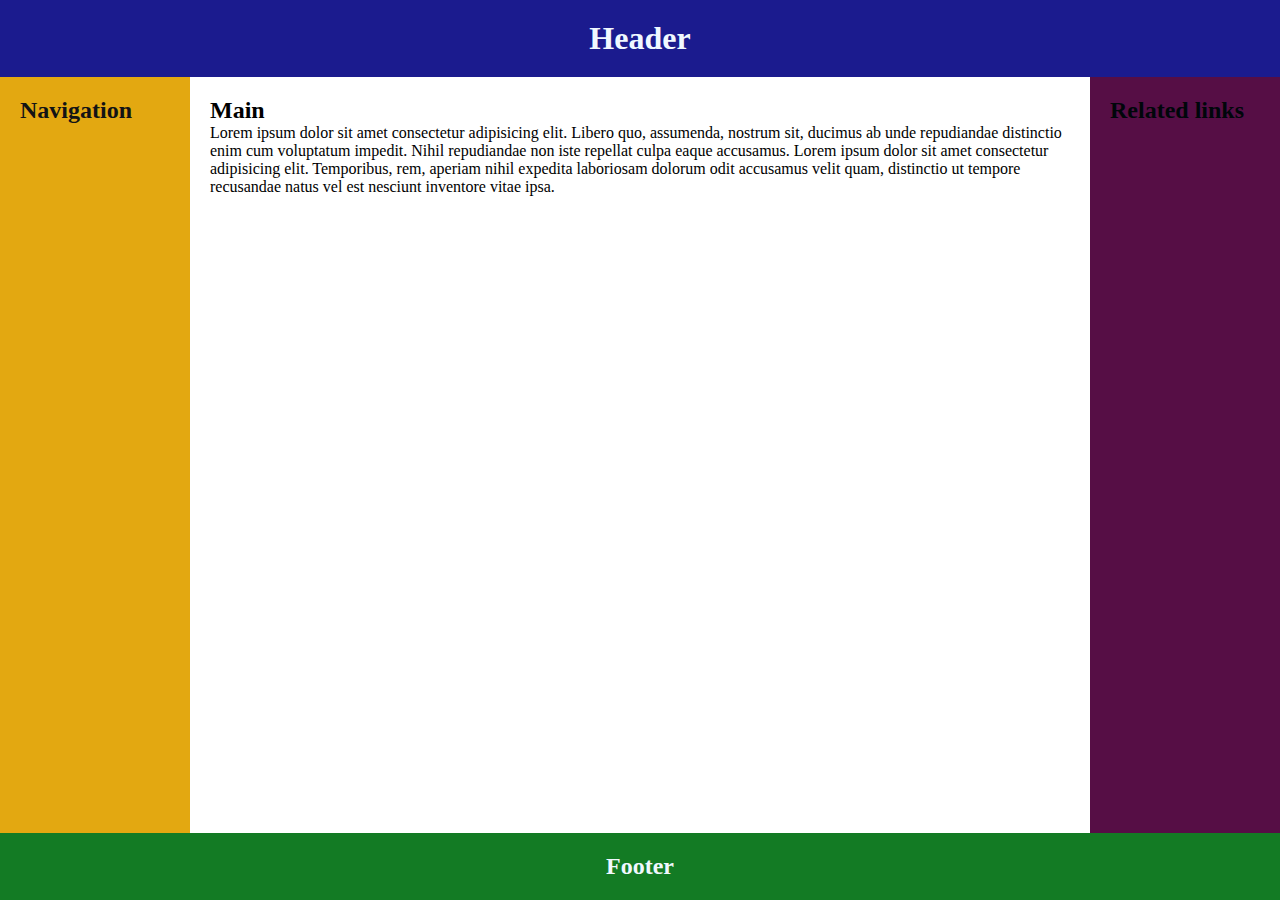
<file: task 1.2/flex/index.html>
<!DOCTYPE html>
<html lang="en">
<head>
    <meta charset="UTF-8">
    <meta http-equiv="X-UA-Compatible" content="IE=edge">
    <meta name="viewport" content="width=device-width, initial-scale=1.0">
    <link href="style.css" rel="stylesheet" type="text/css"/>
      <title>flex</title>
</head>
<body>
  
  <div class="wrapper">
    <div class="header">
      <h1>Header</h1>
    </div>
    
    <div class="container">
      <div class="Navigation">
        <h2>Navigation</h2>
      </div>
   
      <div class="main">
        <h2>Main</h2>
        <p class="main__text">Lorem ipsum dolor sit amet consectetur adipisicing elit. Libero quo, assumenda, nostrum sit, ducimus ab unde repudiandae distinctio enim cum voluptatum impedit. Nihil repudiandae non iste repellat culpa eaque accusamus. 
      Lorem ipsum dolor sit amet consectetur adipisicing elit. Temporibus, rem, aperiam nihil expedita laboriosam dolorum odit accusamus velit quam, distinctio ut tempore recusandae natus vel est nesciunt inventore vitae ipsa.</p>
      </div> 
    
    <div class="Related-links">
        <h2>Related links</h2> 
      </div>
    </div>
    
    <div class="Footer">
      <h2>Footer</h2>
    </div>
  </div>

</body>
</html>
</file>
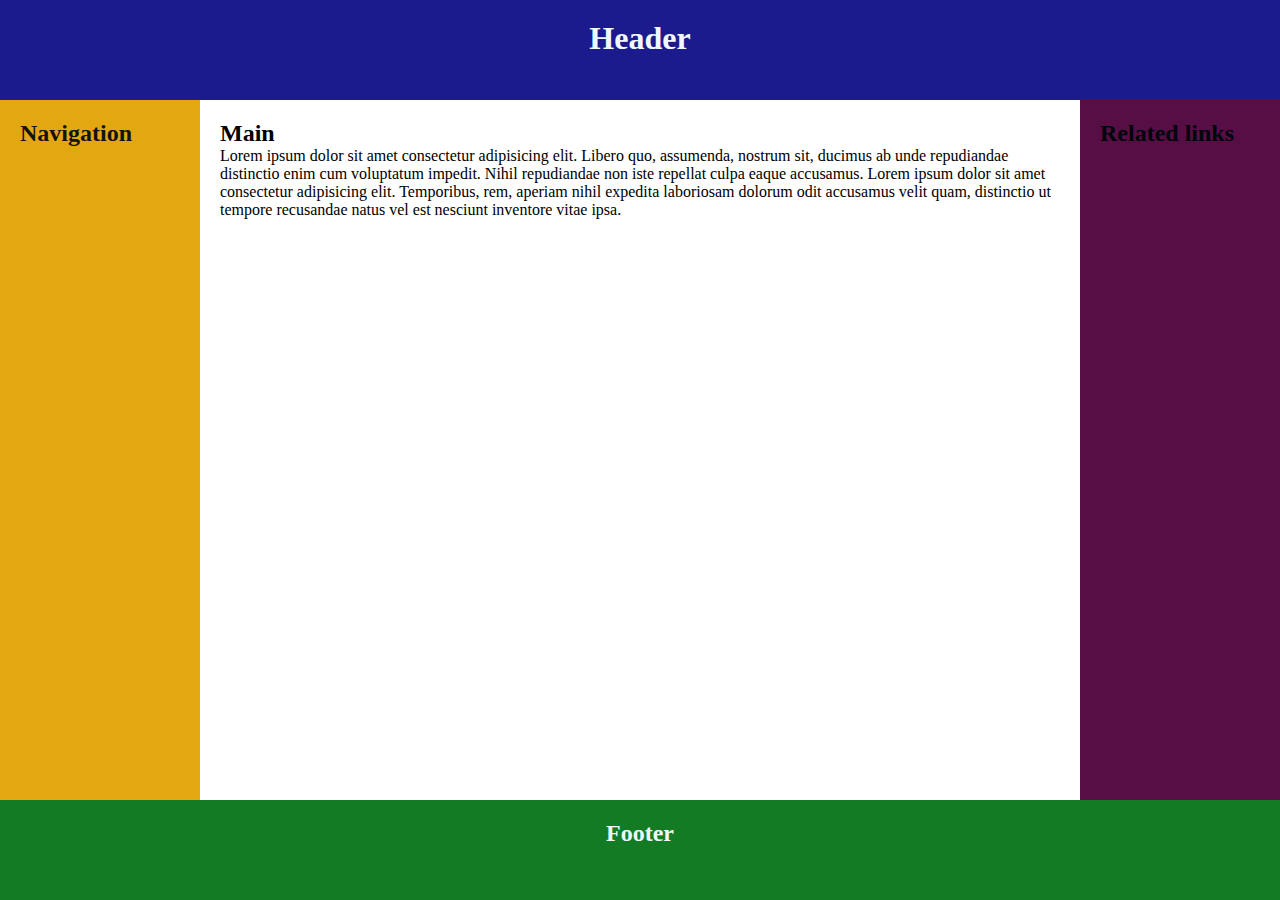
<file: task 1.2/grid/index.html>
<!DOCTYPE html>
<html lang="en">
<head>
    <meta charset="UTF-8">
    <meta http-equiv="X-UA-Compatible" content="IE=edge">
    <meta name="viewport" content="width=device-width, initial-scale=1.0">
    <link href="style.css" rel="stylesheet" type="text/css"/>
      <title>Grid</title>
</head>
<body>
  
  <div class="wrapper">
    <div class="header">
      <h1>Header</h1>
    </div>
    
    <div class="container">
      <div class="Navigation">
        <h2>Navigation</h2>
      </div>
   
      <div class="main">
        <h2>Main</h2>
        <p class="main__text">Lorem ipsum dolor sit amet consectetur adipisicing elit. Libero quo, assumenda, nostrum sit, ducimus ab unde repudiandae distinctio enim cum voluptatum impedit. Nihil repudiandae non iste repellat culpa eaque accusamus. 
      Lorem ipsum dolor sit amet consectetur adipisicing elit. Temporibus, rem, aperiam nihil expedita laboriosam dolorum odit accusamus velit quam, distinctio ut tempore recusandae natus vel est nesciunt inventore vitae ipsa.</p>
      </div> 
    
    <div class="Related-links">
        <h2>Related links</h2> 
      </div>
    </div>
    
    <div class="Footer">
      <h2>Footer</h2>
    </div>
  </div>

</body>
</html>
</file>
<file: task 1.3/css/style.css>
* {
  padding: 0;
  margin: 0;
}

body {
  background-color: #3D6274;
  font-size: 16px;
  font-weight: normal;
}

.form {
  width: 670px;
  height: 700px;
  border-radius: 10px;
  background-color: #FDFDFD;
  margin: 250px auto;
}

.form__title {
  text-align: center;
  background-color: rgb(231, 231, 229);
  color: rgb(79, 78, 78);
  width: 670px;
  height: 60px;
  padding-top: 25px;
  border-bottom: #bebcbc solid 2px;
  border-radius: 10px 10px 0 0;
}

.container {
  display: -ms-grid;
  display: grid;
  color: rgb(135, 154, 148);
  padding: 0 25px;
}

.container-box {
  display: -ms-grid;
  display: grid;
  -ms-grid-columns: 1fr 10px 1fr;
  grid-template-columns: 1fr 1fr;
  grid-column-gap: 10px;
  padding-bottom: 10px;
  padding-top: 20px;
  color: rgb(135, 154, 148);
}

.box__input {
  width: 290px;
  height: 25px;
  border-radius: 5px;
  color: #bebcbc;
  border: #bebcbc solid 2px;
  padding: 0px 5px;
}

.box-long {
  display: -ms-grid;
  display: grid;
  padding-top: 10px;
  color: rgb(135, 154, 148);
}

.box__email {
  border-radius: 5px;
  color: #bebcbc;
}

.email__input {
  width: 605px;
  height: 25px;
  border-radius: 5px;
  color: #bebcbc;
  border: #bebcbc solid 2px;
  padding: 0px 5px;
}

.employed {
  width: 280px;
  height: 25px;
  border-radius: 5px;
  border: #bebcbc solid 2px;
  padding: 0 10px;
}

.range {
  width: 250px;
}

.container-range {
  margin-top: 10px;
}

.result {
  color: aliceblue;
  background-color: #00BC94;
  border-radius: 2px;
}

.input-age {
  width: 290px;
  height: 25px;
  border-radius: 5px;
  border: #bebcbc solid 2px;
}

textarea {
  width: 612px;
  height: 80px;
  resize: none;
  border-radius: 5px;
  border: #bebcbc solid 2px;
}

.form__button {
  background-color: #00BC94;
  text-align: center;
  border-radius: 5px;
  padding: 10px 20px;
  margin-right: 40px;
  margin-top: 10px;
  color: aliceblue;
  border: 0;
}

.hobbies {
  color: black;
}

h2 {
  color: #00BC94;
  font-size: 17px;
}

.footer {
  margin-top: 20px;
  text-align: right;
  background-color: #EFF0F2;
  width: 670px;
  height: 60px;
  border-radius: 0 0 10px 10px;
  border-top: #bebcbc solid 2px;
}

label {
  color: black;
}

.input {
  padding: 0 10px;
}
</file>
<file: task 1.4/style.css>
* {
  padding: 0;
  margin: 0;
}

body {
  background-color: black;
  display: -webkit-box;
  display: -ms-flexbox;
  display: flex;
  -webkit-box-align: center;
      -ms-flex-align: center;
          align-items: center;
  -webkit-box-pack: center;
      -ms-flex-pack: center;
          justify-content: center;
  height: 100vh;
}

.container {
  display: -webkit-box;
  display: -ms-flexbox;
  display: flex;
  -webkit-box-align: center;
      -ms-flex-align: center;
          align-items: center;
  -webkit-box-pack: center;
      -ms-flex-pack: center;
          justify-content: center;
  overflow: hidden;
  height: 50vh;
  width: 50%;
}

.half {
  z-index: 1;
}

.half__top {
  position: relative;
  width: 180px;
  height: 90px;
  background-color: yellow;
  border-top-left-radius: 90px;
  border-top-right-radius: 90px;
  -webkit-animation: half__top 500ms infinite linear;
          animation: half__top 500ms infinite linear;
  -webkit-transform-origin: bottom center;
          transform-origin: bottom center;
}

.half__bottom {
  position: relative;
  height: 90px;
  width: 180px;
  border-bottom-left-radius: 90px;
  border-bottom-right-radius: 90px;
  background-color: yellow;
  -webkit-animation: half__bottom 500ms infinite linear;
          animation: half__bottom 500ms infinite linear;
  -webkit-transform-origin: top center;
          transform-origin: top center;
}

.circle__food {
  display: -webkit-box;
  display: -ms-flexbox;
  display: flex;
  position: relative;
  -webkit-animation-name: circle__food;
          animation-name: circle__food;
  -webkit-animation-duration: 0.5s;
          animation-duration: 0.5s;
  -webkit-animation-timing-function: linear;
          animation-timing-function: linear;
  -webkit-animation-iteration-count: infinite;
          animation-iteration-count: infinite;
  width: 100%;
}

.circle__food:before {
  content: "";
  height: 20px;
  width: 20px;
  background-color: white;
  border-radius: 50%;
}

@-webkit-keyframes circle__food {
  0% {
    -webkit-transform: translateX(50%);
            transform: translateX(50%);
  }
  100% {
    -webkit-transform: translateX(-50%);
            transform: translateX(-50%);
  }
}

@keyframes circle__food {
  0% {
    -webkit-transform: translateX(50%);
            transform: translateX(50%);
  }
  100% {
    -webkit-transform: translateX(-50%);
            transform: translateX(-50%);
  }
}
@-webkit-keyframes half__top {
  10% {
    -webkit-transform: rotate(-60deg);
            transform: rotate(-60deg);
  }
  50% {
    -webkit-transform: rotate(-40deg);
            transform: rotate(-40deg);
  }
  100% {
    -webkit-transform: rotate(0deg);
            transform: rotate(0deg);
  }
}
@keyframes half__top {
  10% {
    -webkit-transform: rotate(-60deg);
            transform: rotate(-60deg);
  }
  50% {
    -webkit-transform: rotate(-40deg);
            transform: rotate(-40deg);
  }
  100% {
    -webkit-transform: rotate(0deg);
            transform: rotate(0deg);
  }
}
@-webkit-keyframes half__bottom {
  10% {
    -webkit-transform: rotate(60deg);
            transform: rotate(60deg);
  }
  50% {
    -webkit-transform: rotate(40deg);
            transform: rotate(40deg);
  }
  100% {
    -webkit-transform: rotate 0deg;
            transform: rotate 0deg;
  }
}
@keyframes half__bottom {
  10% {
    -webkit-transform: rotate(60deg);
            transform: rotate(60deg);
  }
  50% {
    -webkit-transform: rotate(40deg);
            transform: rotate(40deg);
  }
  100% {
    -webkit-transform: rotate 0deg;
            transform: rotate 0deg;
  }
}
</file>
<file: task 1.5/style.css>
html {
  height: 100%;
  overflow: hidden;
}

body {
  font-family: arial;
  font-size: 16px;
  margin: 0;
  padding: 0;
  -webkit-perspective: 1px;
          perspective: 1px;
  -webkit-transform-style: preserve-3d;
          transform-style: preserve-3d;
  color: #000;
  overflow-x: hidden;
  overflow-y: scroll;
}

.wrapper {
  position: relative;
  -webkit-box-sizing: border-box;
          box-sizing: border-box;
  height: 100vh;
  text-align: center;
  -webkit-transform-style: inherit;
          transform-style: inherit;
  width: 100vw;
}

.parallax_section {
  height: 100vh;
  margin-bottom: 800px;
  padding: 50px;
  width: 100vw;
  position: relative;
  -webkit-transform-style: preserve-3d;
          transform-style: preserve-3d;
}

.parallax_bg {
  position: absolute;
  left: 0;
  top: 0;
  right: 0;
  bottom: 0;
  background-size: cover;
  background-position: center center;
  z-index: -1;
  -webkit-transform-origin: center;
          transform-origin: center;
  min-height: 100vh;
  -webkit-transition: 1s;
  transition: 1s;
  -webkit-transform: translateZ(-1px) scale(2);
          transform: translateZ(-1px) scale(2);
}

.parallax_section h2 {
  color: #fff;
  margin-top: 300px;
  font-size: 120px;
  text-shadow: 2px 2px 2px rgba(0, 0, 0, 0.4);
  text-align: center;
  text-transform: uppercase;
}
</file>
<file: task 1.6/style.css>
body {
  padding: 0;
  margin: 0;
  font-family: Arial, Helvetica, sans-serif;
}

.first-li {
  border-top: 0px solid rgb(232, 228, 228);
}

span {
  color: black;
  font-weight: bold;
}

.wrapper {
  display: -webkit-box;
  display: -ms-flexbox;
  display: flex;
  height: 100%;
}

.main-content {
  width: 100%;
  background-color: rgb(232, 228, 228);
  margin-left: 25%;
}

.sidebar {
  width: 25%;
  border-right: 2px solid black;
  background-color: rgb(232, 228, 228);
  position: fixed;
  height: 100vh;
}

ul {
  background-color: rgb(232, 228, 228);
  list-style: none;
  padding: 0px;
  margin-top: 0px;
}

li {
  background-color: rgb(232, 228, 228);
  font-size: 20px;
  padding: 10px;
  list-style: none;
  border-top: 1px solid gray;
  border-bottom: 1px solid gray;
}

.last-li {
  border-bottom: 0px solid gray;
}

a {
  text-decoration: none;
  color: inherit;
}

.main-content {
  background-color: aliceblue;
  padding-left: 10px;
}

.link {
  background-color: rgb(232, 228, 228);
  padding: 10px 10px;
  display: block;
}

.head {
  background-color: rgb(232, 228, 228);
  font-weight: normal;
}

h3 {
  font-weight: bold;
  font-family: Arial, Helvetica, sans-serif;
  font-size: 16px;
}

.css {
  background-color: rgb(232, 228, 228);
  font-weight: normal;
}
</file>
<file: task 1.7/style.css>
body {
  padding: 0;
  margin: 0;
}

#slider {
  margin: 0 auto;
  width: 100%;
  height: 100vh;
  text-align: center;
  overflow: hidden;
}

#slider input[type=radio] {
  display: none;
}

#slider label {
  cursor: pointer;
  text-decoration: none;
}

#slides {
  background: #fff;
  position: relative;
  z-index: 1;
  height: 100vh;
}

#overflow {
  width: 100%;
  overflow: hidden;
}

#slide1:checked ~ #slides .inner {
  margin-left: 0;
}

#slide2:checked ~ #slides .inner {
  margin-left: -100%;
}

#slide3:checked ~ #slides .inner {
  margin-left: -200%;
}

#slides .inner {
  -webkit-transition: margin-left 800ms cubic-bezier(0.77, 0, 0.175, 1);
  transition: margin-left 800ms cubic-bezier(0.77, 0, 0.175, 1);
  width: 400%;
  line-height: 0;
  height: 100vh;
}

#slides .slide {
  width: 25%;
  float: left;
  display: -webkit-box;
  display: -ms-flexbox;
  display: flex;
  -webkit-box-pack: center;
      -ms-flex-pack: center;
          justify-content: center;
  -webkit-box-align: center;
      -ms-flex-align: center;
          align-items: center;
  height: 100%;
  color: #fff;
}

#slides .slide_1 {
  background-image: url(./img/material1.jpg);
  background-size: cover;
}

#slides .slide_2 {
  background-image: url(./img/material2.jpg);
  background-size: cover;
}

#slides .slide_3 {
  background-image: url(./img/material3.jpg);
  background-size: cover;
}

#controls {
  margin: -180px 0 0 0;
  width: 100%;
  height: 50px;
  z-index: 3;
  position: relative;
}

#controls label {
  -webkit-transition: opacity 0.2s ease-out;
  transition: opacity 0.2s ease-out;
  display: none;
  width: 50px;
  height: 50px;
  opacity: 0.4;
}

#controls label:hover {
  opacity: 1;
}

#slide1:checked ~ #controls label:nth-child(2),
#slide2:checked ~ #controls label:nth-child(3),
#slide3:checked ~ #controls label:nth-child(4),
#slide4:checked ~ #controls label:nth-child(1) {
  background: url(https://image.flaticon.com/icons/svg/130/130884.svg) no-repeat;
  float: right;
  margin: 0 -50px 0 0;
  display: block;
}

#slide1:checked ~ #controls label:nth-last-child(2),
#slide2:checked ~ #controls label:nth-last-child(3),
#slide3:checked ~ #controls label:nth-last-child(4),
#slide4:checked ~ #controls label:nth-last-child(1) {
  background: url(https://image.flaticon.com/icons/svg/130/130882.svg) no-repeat;
  float: left;
  margin: 0 0 0 -50px;
  display: block;
}

#bullets {
  text-align: center;
  position: relative;
  z-index: 100;
}

#bullets label {
  display: inline-block;
  width: 10px;
  height: 10px;
  border-radius: 100%;
  background: #35c908;
  margin: 0 10px;
}

#slide1:checked ~ #bullets label:nth-child(1),
#slide2:checked ~ #bullets label:nth-child(2),
#slide3:checked ~ #bullets label:nth-child(3),
#slide4:checked ~ #bullets label:nth-child(4) {
  background: #cdcecd;
}

p {
  margin-bottom: 70px;
  color: rgb(253, 251, 251);
  text-shadow: rgb(24, 24, 24) 1px 0 10px;
  font-weight: bold;
  font-size: 20px;
}

h2 {
  margin-bottom: 100px;
  color: rgb(253, 251, 251);
  text-shadow: rgb(24, 24, 24) 1px 0 10px;
  font-weight: bold;
  font-size: 100px;
}

.carousel-control.prev {
  left: 3%;
}

.carousel-control.next {
  right: 3%;
}

#slide1:checked ~ .control-1,
#slide2:checked ~ .control-2,
#slide3:checked ~ .control-3 {
  display: block;
}

.carousel-control {
  color: #20f008;
  cursor: pointer;
  display: none;
  font-size: 80px;
  line-height: 0px;
  position: absolute;
  top: 50%;
  cursor: pointer;
  text-align: center;
  z-index: 10;
}
</file>
<file: task 1.2/flex/style.css>
*{
  padding: 0;
  margin: 0;
}

html,body{
    height: 100%;
}

.wrapper{
  display: flex;
  flex-direction: column;
  height: 100%;
}

.container{
  display: flex;
  width: 100%;
  flex: 1 1 auto;
}

.header{
  background-color:rgb(27, 27, 142);
  text-align: center;
  color:aliceblue;
  padding: 20px;
}

.main{
  flex: 1 1 auto;
  padding: 20px;
}

.Navigation{
  background-color:rgb(227, 168, 17);
  color:rgb(18, 19, 21);
  padding: 20px;
  min-width: 150px;
}

.Related-links{
  background-color:rgb(86, 14, 69);
  color:rgb(0, 6, 10);
  padding: 20px;
  min-width: 150px;
}

.Footer{
  background-color:rgb(19, 123, 36);
  text-align: center;
  color:aliceblue;
  padding: 20px;
}

@media(max-width:768px){
  .container{
    display: flex;
    flex-direction: column;
  }
}
</file>
<file: task 1.2/grid/style.css>
*{
  padding: 0;
  margin: 0;
}

html,body{
    height: 100%;
}

.wrapper{
  display: grid;
  height: 100%;
  grid-template-rows: 100px auto 100px;
}

.container{
  display: grid;
  width: 100%;
  grid-template-columns: 200px auto 200px;
}

.header{
  background-color:rgb(27, 27, 142);
  text-align: center;
  color:aliceblue;
  padding: 20px;
}

.main{
  padding: 20px;
}

.Navigation{
  background-color:rgb(227, 168, 17);
  color:rgb(18, 19, 21);
  padding: 20px;
  min-width: 150px;
}

.Related-links{
  background-color:rgb(86, 14, 69);
  color:rgb(0, 6, 10);
  padding: 20px;
  min-width: 150px;
}

.Footer{
  background-color:rgb(19, 123, 36);
  text-align: center;
  color:aliceblue;
  padding: 20px;
}

@media(max-width:768px){
  .container{
    grid-template-rows: 200px auto 200px;
    grid-template-columns:auto ;
  }
}
</file>
<file: task 1.8/css/style.css>
@charset "UTF-8";
@import url(./reset.css);
@font-face {
  font-family: "Objective";
  src: url("../fonts/Objective-Bold.woff2");
  font-weight: 700;
  font-style: normal;
}
@font-face {
  font-family: "Objective";
  src: url("../fonts/Objective-Medium.woff2");
  font-weight: 500;
  font-style: normal;
}
@font-face {
  font-family: "Objective";
  src: url("../fonts/Objective-Regular.woff2");
  font-weight: normal;
  font-style: normal;
}
body {
  font-family: "Objective";
  src: url("../fonts/Objective-Regular.eot");
  src: local("☺"), url("../fonts/Objective-Regular.woff") format("woff"), url("../fonts/Objective-Regular.ttf") format("truetype"), url("../fonts/Objective-Regular.svg") format("svg");
  font-weight: normal;
  font-style: normal;
  height: 100%;
}

.wrapper {
  min-height: 100%;
  overflow: hidden;
  background: -webkit-gradient(linear, left top, left bottom, from(#E5F0F9), to(#FFFFFF));
  background: linear-gradient(#E5F0F9, #FFFFFF);
}

.container {
  max-width: 1010px;
  padding: 0 30px;
  margin: 0 auto;
}

/*Header*/
.header {
  -webkit-box-pack: justify;
      -ms-flex-pack: justify;
          justify-content: space-between;
  display: -webkit-box;
  display: -ms-flexbox;
  display: flex;
  margin-top: 58px;
  margin-bottom: 58px;
}

.logo {
  font-weight: 700;
  font-size: 40px;
  color: #4A99D3;
  font-weight: 700;
  font-style: normal;
}

.header__nav {
  display: -webkit-box;
  display: -ms-flexbox;
  display: flex;
  -webkit-box-pack: justify;
      -ms-flex-pack: justify;
          justify-content: space-between;
  -webkit-box-align: center;
      -ms-flex-align: center;
          align-items: center;
}

/*Nav*/
.nav-list {
  display: -webkit-box;
  display: -ms-flexbox;
  display: flex;
  -webkit-column-gap: 53px;
     -moz-column-gap: 53px;
          column-gap: 53px;
  font-weight: 400;
  font-size: 18px;
}

.nav__active {
  color: #4A99D3;
}

.color {
  color: #000000;
}

/*Header content*/
.section {
  display: -webkit-box;
  display: -ms-flexbox;
  display: flex;
  overflow: hidden;
}

.section__content {
  -webkit-box-flex: 0;
      -ms-flex: 0 0 100%;
          flex: 0 0 100%;
  display: -webkit-box;
  display: -ms-flexbox;
  display: flex;
}

.section__body {
  max-width: 50%;
}

.section__title {
  font-weight: 500;
  font-size: 50px;
  line-height: 70px;
  color: #260041;
  letter-spacing: 2%;
  margin-top: 74px;
}

.section__text {
  color: #260041;
  line-height: 36px;
  font-size: 20px;
}

.btn-content {
  display: -webkit-box;
  display: -ms-flexbox;
  display: flex;
  -webkit-column-gap: 20px;
     -moz-column-gap: 20px;
          column-gap: 20px;
  padding-top: 60px;
  max-width: 600px;
}

.btn-content__google {
  width: 180px;
  height: 60px;
  background: #4A99D3;
  border-radius: 5px;
}

.btn-content__app {
  width: 180px;
  height: 60px;
  background: #4A99D3;
  border-radius: 5px;
}

.section__img {
  max-width: 100%;
}

/*What we do*/
.services {
  padding-top: 163px;
  max-width: 100vw;
  padding-bottom: 150px;
}

.cards {
  position: relative;
  display: -webkit-box;
  display: -ms-flexbox;
  display: flex;
  -webkit-box-pack: justify;
      -ms-flex-pack: justify;
          justify-content: space-between;
  z-index: 55;
}
.cards .rang {
  position: absolute;
  z-index: 1;
  -webkit-transform: translate(-282px);
          transform: translate(-282px);
  margin-top: 900px;
}
.cards .group-one {
  position: absolute;
  z-index: 1;
  -webkit-transform: translate(872px);
          transform: translate(872px);
  margin-top: -70px;
}
.cards .group-two {
  position: absolute;
  z-index: 1;
  -webkit-transform: translateY(510px);
          transform: translateY(510px);
  margin-left: -30px;
}
.cards .group-three {
  position: absolute;
  z-index: 1;
  -webkit-transform: translate(872px);
          transform: translate(872px);
  margin-top: 870px;
}
.cards .group-four {
  position: absolute;
  z-index: 1;
  -webkit-transform: translate(1020px);
          transform: translate(1020px);
  margin-top: 1975px;
}
.cards .rant {
  position: absolute;
  z-index: 1;
  -webkit-transform: translate(972px);
          transform: translate(972px);
  margin-top: -156px;
}
.cards .content {
  position: relative;
  z-index: 56;
}
.cards .blue {
  position: absolute;
  z-index: 1;
  -webkit-transform: translate(-300px);
          transform: translate(-300px);
  margin-top: 2870px;
}
.cards .brown {
  position: absolute;
  z-index: 1;
  -webkit-transform: translate(1040px);
          transform: translate(1040px);
  margin-top: 2870px;
}

.content__title {
  font-weight: 500;
  font-size: 36px;
  line-height: 46px;
  letter-spacing: 0.05em;
  color: #260041;
  max-width: 395px;
  margin-bottom: 161px;
}

.card {
  width: 380px;
  background: #FFFFFF;
  -webkit-box-shadow: 5px 20px 50px rgba(74, 153, 211, 0.2);
          box-shadow: 5px 20px 50px rgba(74, 153, 211, 0.2);
  border-radius: 10px;
  display: -webkit-box;
  display: -ms-flexbox;
  display: flex;
  -webkit-box-pack: center;
      -ms-flex-pack: center;
          justify-content: center;
  -webkit-box-orient: vertical;
  -webkit-box-direction: normal;
      -ms-flex-direction: column;
          flex-direction: column;
  padding: 48px;
  -webkit-box-align: center;
      -ms-flex-align: center;
          align-items: center;
}

.receive {
  margin-left: 49px;
}

.card__img {
  width: 182px;
  height: 132px;
}

.card__container {
  width: 284px;
}

.card__title {
  font-weight: 500;
  font-size: 20px;
  color: #0F001A;
  margin-bottom: 16px;
  margin-top: 62px;
}

.card__desc {
  margin-bottom: 62px;
  color: #0F001A;
  opacity: 0.6;
}

.card__container a {
  color: #4A99D3;
}

.send {
  padding-top: 0;
}
.send .card__img {
  -webkit-transform: translateY(-12px);
          transform: translateY(-12px);
}

.buy {
  margin-top: 51px;
}

.works {
  max-width: 100vw;
  background: rgba(74, 153, 211, 0.1);
}

.container__title {
  text-align: center;
  font-weight: 700;
  font-size: 26px;
  line-height: 27px;
  color: #4A99D3;
  padding-top: 95px;
  padding-bottom: 88px;
}

.icons {
  display: -webkit-box;
  display: -ms-flexbox;
  display: flex;
  -webkit-box-pack: justify;
      -ms-flex-pack: justify;
          justify-content: space-between;
  -webkit-box-align: center;
      -ms-flex-align: center;
          align-items: center;
  padding-bottom: 95px;
}

.icon {
  display: -webkit-box;
  display: -ms-flexbox;
  display: flex;
  text-align: center;
  -webkit-box-orient: vertical;
  -webkit-box-direction: normal;
      -ms-flex-direction: column;
          flex-direction: column;
}

.icon__img {
  margin-bottom: 30px;
}

.icon__title {
  font-weight: 500;
  font-size: 18px;
  line-height: 19px;
  color: #0F001A;
  margin-bottom: 10px;
}

.reviews__title {
  font-weight: 700;
  font-size: 26px;
  line-height: 27px;
  text-align: center;
  color: #0F001A;
  margin-top: 150px;
  margin-bottom: 11px;
}

.review {
  display: -webkit-box;
  display: -ms-flexbox;
  display: flex;
  gap: 250px;
  -webkit-box-align: center;
      -ms-flex-align: center;
          align-items: center;
  width: 100vw;
  -webkit-transition: all 0.6s linear;
  transition: all 0.6s linear;
}

.reviews__bacground {
  position: absolute;
  width: 46vw;
  height: 450px;
  left: 0px;
  margin-top: 78px;
  background: rgba(74, 153, 211, 0.1);
  border-radius: 0px 6px 6px 0px;
}

.reviews__img {
  margin-left: 10vw;
}

.reviews__descr {
  width: 418px;
  margin-top: 205px;
}

.descr__img {
  padding-bottom: 40px;
}

.descr__client {
  font-weight: 400;
  font-size: 16px;
  line-height: 24px;
  color: #0F001A;
  opacity: 0.5;
  margin-bottom: 40px;
}

.descr__subtitle {
  font-weight: 500;
  font-size: 18px;
  line-height: 19px;
  color: #0F001A;
  margin-bottom: 20px;
}

.switch {
  display: -webkit-box;
  display: -ms-flexbox;
  display: flex;
  margin-left: 20vw;
  -webkit-box-pack: center;
      -ms-flex-pack: center;
          justify-content: center;
}

.button__left {
  width: 80px;
  height: 80px;
  background-color: #4A99D3;
  border-radius: 4px;
}

.left {
  margin-top: 20px;
}

.button__right {
  width: 80px;
  height: 80px;
  background-color: #FFFFFF;
  -webkit-box-shadow: 0px 4px 16px rgba(0, 0, 0, 0.08);
          box-shadow: 0px 4px 16px rgba(0, 0, 0, 0.08);
  border-radius: 4px;
}

.right {
  margin-top: 20px;
}

.carusel {
  display: -webkit-box;
  display: -ms-flexbox;
  display: flex;
  width: 300vw;
  overflow: hidden;
}

input[type=radio] {
  position: absolute;
  visibility: hidden;
}

#one-review:checked ~ .review-one {
  margin-left: 0;
}

#second-review:checked ~ .review-one {
  margin-left: -100vw;
}

#third-review:checked ~ .review-one {
  margin-left: -200vw;
}

.container__download {
  display: -webkit-box;
  display: -ms-flexbox;
  display: flex;
  -webkit-box-orient: horizontal;
  -webkit-box-direction: normal;
      -ms-flex-direction: row;
          flex-direction: row;
  gap: 68px;
  max-width: 100%;
}

.download__img {
  margin-left: 10vw;
  margin-top: 143px;
}

.phones {
  max-width: 100%;
  height: auto;
}

.download__stock {
  width: 444px;
  height: 229.58px;
}

.stock__title {
  font-weight: 700;
  font-size: 25px;
  line-height: 26px;
  text-align: center;
  color: #0F001A;
  margin-top: 257px;
}

.stock__deskr {
  font-weight: 400;
  font-size: 16px;
  line-height: 24px;
  text-align: center;
  color: #0F001A;
  opacity: 0.5;
  margin-top: 16px;
}

.btn__stock {
  -webkit-box-pack: center;
      -ms-flex-pack: center;
          justify-content: center;
  display: -webkit-box;
  display: -ms-flexbox;
  display: flex;
  gap: 21px;
  margin-top: 56px;
}

.btn__google {
  width: 180px;
  height: 60px;
  background: #000000;
  border-radius: 5px;
  color: #FFFFFF;
  display: -webkit-box;
  display: -ms-flexbox;
  display: flex;
  -webkit-box-orient: horizontal;
  -webkit-box-direction: normal;
      -ms-flex-direction: row;
          flex-direction: row;
  -webkit-box-align: center;
      -ms-flex-align: center;
          align-items: center;
}
.btn__google .google__item {
  display: -webkit-box;
  display: -ms-flexbox;
  display: flex;
  -webkit-box-orient: vertical;
  -webkit-box-direction: normal;
      -ms-flex-direction: column;
          flex-direction: column;
  gap: 3px;
}
.btn__google .google {
  font-size: 18px;
  margin-left: 10px;
}
.btn__google .app {
  font-size: 12px;
  margin-right: 36px;
}
.btn__google .triangle {
  border-top: 12px solid transparent;
  border-left: 20px solid #fff;
  border-bottom: 15px solid transparent;
  font-size: 1px;
  margin-left: 20px;
  border-radius: 2px;
}

.btn__app {
  width: 180px;
  height: 60px;
  background: #000000;
  border-radius: 5px;
}

.apple {
  margin-left: 20px;
}

.apple__desk {
  font-size: 9px;
  margin-right: 9px;
}

.apple__logo {
  margin-left: 14px;
  font-size: 20px;
}

.footer {
  background: #4A99D3;
  margin-top: 123px;
  position: relative;
  z-index: 55;
}

.nav-footer {
  display: -webkit-box;
  display: -ms-flexbox;
  display: flex;
  -webkit-column-gap: 53px;
     -moz-column-gap: 53px;
          column-gap: 53px;
  font-weight: 400;
  font-size: 18px;
}

.container__footer {
  display: -webkit-box;
  display: -ms-flexbox;
  display: flex;
  -webkit-box-pack: justify;
      -ms-flex-pack: justify;
          justify-content: space-between;
  padding-top: 55px;
  border-bottom: 2px solid #fff;
  padding-bottom: 29px;
  color: #fff;
}

.footer__logo {
  width: 109px;
  height: 35px;
  margin-left: 124px;
}
.footer__logo .logo {
  font-weight: 700;
  font-size: 34px;
  line-height: 35px;
  color: #FFFFFF;
}

.footer__nav {
  gap: 60px;
}
.footer__nav .nav__item {
  display: -webkit-box;
  display: -ms-flexbox;
  display: flex;
  -webkit-box-orient: vertical;
  -webkit-box-direction: normal;
      -ms-flex-direction: column;
          flex-direction: column;
}

.nav__title {
  text-decoration: none;
  border-bottom: 2px solid #fff;
  padding-bottom: 5px;
  color: #fff;
}

.nav__links {
  color: #fff;
  margin-top: 34px;
  font-size: 14px;
}

.nav__about {
  color: #fff;
  margin-top: 18px;
  font-size: 14px;
}

.nav__others {
  text-decoration: none;
  border-bottom: 2px solid #fff;
  padding-bottom: 5px;
  color: #fff;
  width: 63px;
}

.inputs {
  margin-right: 124px;
}

.nav__subscribe {
  width: 394px;
  height: 122px;
  color: rgb(255, 255, 255);
  display: -webkit-box;
  display: -ms-flexbox;
  display: flex;
}

.container__input {
  display: -webkit-box;
  display: -ms-flexbox;
  display: flex;
  -webkit-box-orient: horizontal;
  -webkit-box-direction: normal;
      -ms-flex-direction: row;
          flex-direction: row;
  gap: 10px;
  width: 394px;
  height: 122px;
  margin-top: -46px;
  color: black;
}

.email {
  width: 268px;
  height: 50px;
  background: #FFFFFF;
  border-radius: 3px;
  padding: 0 5px;
  font-size: 16px;
}

.btn__subscribe {
  width: 116px;
  height: 50px;
  border-radius: 3px;
  background-color: #FFFFFF;
}
.btn__subscribe h2 {
  font-weight: 700;
  font-size: 16px;
  line-height: 17px;
  color: #4A99D3;
}

.footer__end {
  display: -webkit-box;
  display: -ms-flexbox;
  display: flex;
  padding-top: 23px;
  -webkit-box-pack: justify;
      -ms-flex-pack: justify;
          justify-content: space-between;
  -webkit-box-align: center;
      -ms-flex-align: center;
          align-items: center;
  height: 16px;
  padding-bottom: 21px;
}

.footer__copyright {
  display: -webkit-box;
  display: -ms-flexbox;
  display: flex;
  width: 208px;
  height: 11px;
  margin-left: 124px;
}

.copyright {
  color: #FFFFFF;
  font-weight: 700;
  font-size: 10.41px;
  line-height: 11px;
}

.inet {
  display: -webkit-box;
  display: -ms-flexbox;
  display: flex;
  margin-bottom: 80px;
  gap: 20px;
  margin-right: 224px;
  margin-right: 145px;
}

.item {
  display: -webkit-box;
  display: -ms-flexbox;
  display: flex;
  -webkit-box-orient: horizontal;
  -webkit-box-direction: normal;
      -ms-flex-direction: row;
          flex-direction: row;
  gap: 20px;
  height: 16px;
  width: 134px;
  margin-right: 124px;
}

@media screen and (max-width: 1200px) {
  .container {
    max-width: 100%;
  }
  .container__footer {
    display: -webkit-box;
    display: -ms-flexbox;
    display: flex;
    -webkit-box-orient: vertical;
    -webkit-box-direction: normal;
        -ms-flex-direction: column;
            flex-direction: column;
  }
  .footer__logo {
    display: -webkit-box;
    display: -ms-flexbox;
    display: flex;
    text-align: center;
    padding: 0;
    margin: 0 auto;
  }
  .footer__copyright {
    margin-left: 10px;
    height: auto;
  }
  .nav-footer {
    padding: 10px;
    display: -webkit-box;
    display: -ms-flexbox;
    display: flex;
    -webkit-box-orient: vertical;
    -webkit-box-direction: normal;
        -ms-flex-direction: column;
            flex-direction: column;
    margin: 0 auto;
    text-align: center;
    font-size: none;
  }
  .footer {
    margin-top: 0;
  }
  .footer__nav {
    margin-bottom: -10px;
  }
  .footer__end {
    display: -webkit-box;
    display: -ms-flexbox;
    display: flex;
    -webkit-box-orient: horizontal;
    -webkit-box-direction: normal;
        -ms-flex-direction: row;
            flex-direction: row;
    -webkit-column-gap: 80px;
       -moz-column-gap: 80px;
            column-gap: 80px;
    padding-bottom: 40px;
    padding-top: 40px;
  }
  .inet {
    padding-bottom: 40px;
    margin: 0 auto;
  }
  .inputs {
    margin: 0;
  }
  .email {
    width: -webkit-fit-content;
    width: -moz-fit-content;
    width: fit-content;
  }
  .btn__subscribe {
    width: -webkit-fit-content;
    width: -moz-fit-content;
    width: fit-content;
  }
  form {
    margin-top: -20px;
  }
  .blue {
    position: absolute;
    z-index: 1;
    -webkit-transform: translate(auto);
            transform: translate(auto);
    margin-top: 2870px;
  }
  .brown {
    position: absolute;
    z-index: 1;
    -webkit-transform: translate(460px);
            transform: translate(460px);
    margin-top: 2870px;
  }
  .nav__title {
    width: 100%;
  }
  .nav__others {
    width: 100%;
  }
  .nav__subscribe {
    padding: 0;
    margin: 0 auto;
    width: auto;
  }
  .container__input {
    display: -webkit-box;
    display: -ms-flexbox;
    display: flex;
    -webkit-box-orient: vertical;
    -webkit-box-direction: reverse;
        -ms-flex-direction: column-reverse;
            flex-direction: column-reverse;
    -webkit-box-pack: center;
        -ms-flex-pack: center;
            justify-content: center;
    width: 100%;
    height: auto;
    -webkit-column-gap: 10px;
       -moz-column-gap: 10px;
            column-gap: 10px;
  }
}
@media screen and (max-width: 992px) {
  .services {
    padding-top: 20px;
  }
  .receive {
    margin-left: 0;
    margin-bottom: 70px;
  }
  .btn-content {
    -webkit-box-pack: center;
        -ms-flex-pack: center;
            justify-content: center;
    padding-top: 10px;
  }
  .cards {
    text-align: center;
    -webkit-column-gap: 10px;
       -moz-column-gap: 10px;
            column-gap: 10px;
  }
  .card {
    width: 100%;
    -webkit-box-orient: vertical;
    -webkit-box-direction: normal;
        -ms-flex-direction: column;
            flex-direction: column;
  }
  .content__title {
    -webkit-box-align: center;
        -ms-flex-align: center;
            align-items: center;
    max-width: 100%;
    margin-bottom: 0;
  }
  .reviews__img {
    margin-left: 0;
  }
  .reviews__descr {
    margin-top: 0;
  }
}
@media (min-width: 768px) {
  .section__img {
    -webkit-box-flex: 0;
        -ms-flex: 0 0 50%;
            flex: 0 0 50%;
    -webkit-transform: translate(-75%, 0px);
            transform: translate(-75%, 0px);
    position: relative;
    width: 100%;
    height: 100%;
    top: 0;
    left: 0;
    -o-object-fit: cover;
       object-fit: cover;
  }
}
@media screen and (max-width: 768px) {
  .section {
    -webkit-box-orient: vertical;
    -webkit-box-direction: reverse;
        -ms-flex-direction: column-reverse;
            flex-direction: column-reverse;
    text-align: center;
    -webkit-box-flex: 1;
        -ms-flex: 1 1 auto;
            flex: 1 1 auto;
  }
  .section__body {
    max-width: 100%;
  }
  .cards {
    -webkit-box-orient: vertical;
    -webkit-box-direction: normal;
        -ms-flex-direction: column;
            flex-direction: column;
  }
  .content__title {
    max-height: 100%;
    margin-bottom: 20px;
  }
  .review {
    display: -webkit-box;
    display: -ms-flexbox;
    display: flex;
    -webkit-box-orient: vertical;
    -webkit-box-direction: normal;
        -ms-flex-direction: column;
            flex-direction: column;
    gap: 5px;
  }
  .reviews__title {
    margin-top: 10px;
  }
  .reviews__bacground {
    width: 100vw;
  }
  .reviews__descr {
    font-size: 10px;
    text-align: center;
  }
  .switch {
    display: -webkit-box;
    display: -ms-flexbox;
    display: flex;
    -webkit-box-pack: center;
        -ms-flex-pack: center;
            justify-content: center;
  }
  .container__download {
    -webkit-box-orient: vertical;
    -webkit-box-direction: reverse;
        -ms-flex-direction: column-reverse;
            flex-direction: column-reverse;
    display: -webkit-box;
    display: -ms-flexbox;
    display: flex;
    -webkit-box-align: center;
        -ms-flex-align: center;
            align-items: center;
    gap: 142px;
  }
  .download {
    margin-top: -140px;
  }
}
@media (max-width: 576px) {
  .section__body {
    max-width: 100%;
  }
  .cards {
    -webkit-box-orient: vertical;
    -webkit-box-direction: normal;
        -ms-flex-direction: column;
            flex-direction: column;
  }
  .nav-list {
    gap: 15px;
    font-size: 15px;
  }
  .header {
    -webkit-box-orient: vertical;
    -webkit-box-direction: normal;
        -ms-flex-direction: column;
            flex-direction: column;
    -webkit-box-align: center;
        -ms-flex-align: center;
            align-items: center;
    font-size: 35px;
    gap: 20px;
  }
  .btn-content {
    -webkit-box-orient: vertical;
    -webkit-box-direction: normal;
        -ms-flex-direction: column;
            flex-direction: column;
    gap: 10px;
  }
  .section__title {
    font-size: 40px;
  }
  .content__title {
    max-width: 100vw;
    margin-bottom: 20px;
  }
  .receive {
    margin: 0;
    margin-bottom: 70px;
  }
  .container__title {
    padding-bottom: 20px;
    padding-top: 20px;
  }
  .icons {
    -webkit-box-orient: vertical;
    -webkit-box-direction: normal;
        -ms-flex-direction: column;
            flex-direction: column;
    gap: 10px;
  }
  .stock__deskr {
    display: -webkit-box;
    display: -ms-flexbox;
    display: flex;
    text-align: center;
    max-width: 90%;
    padding-left: 30px;
    padding-right: 10px;
  }
  .btn__stock {
    gap: 1px;
  }
}
</file>
